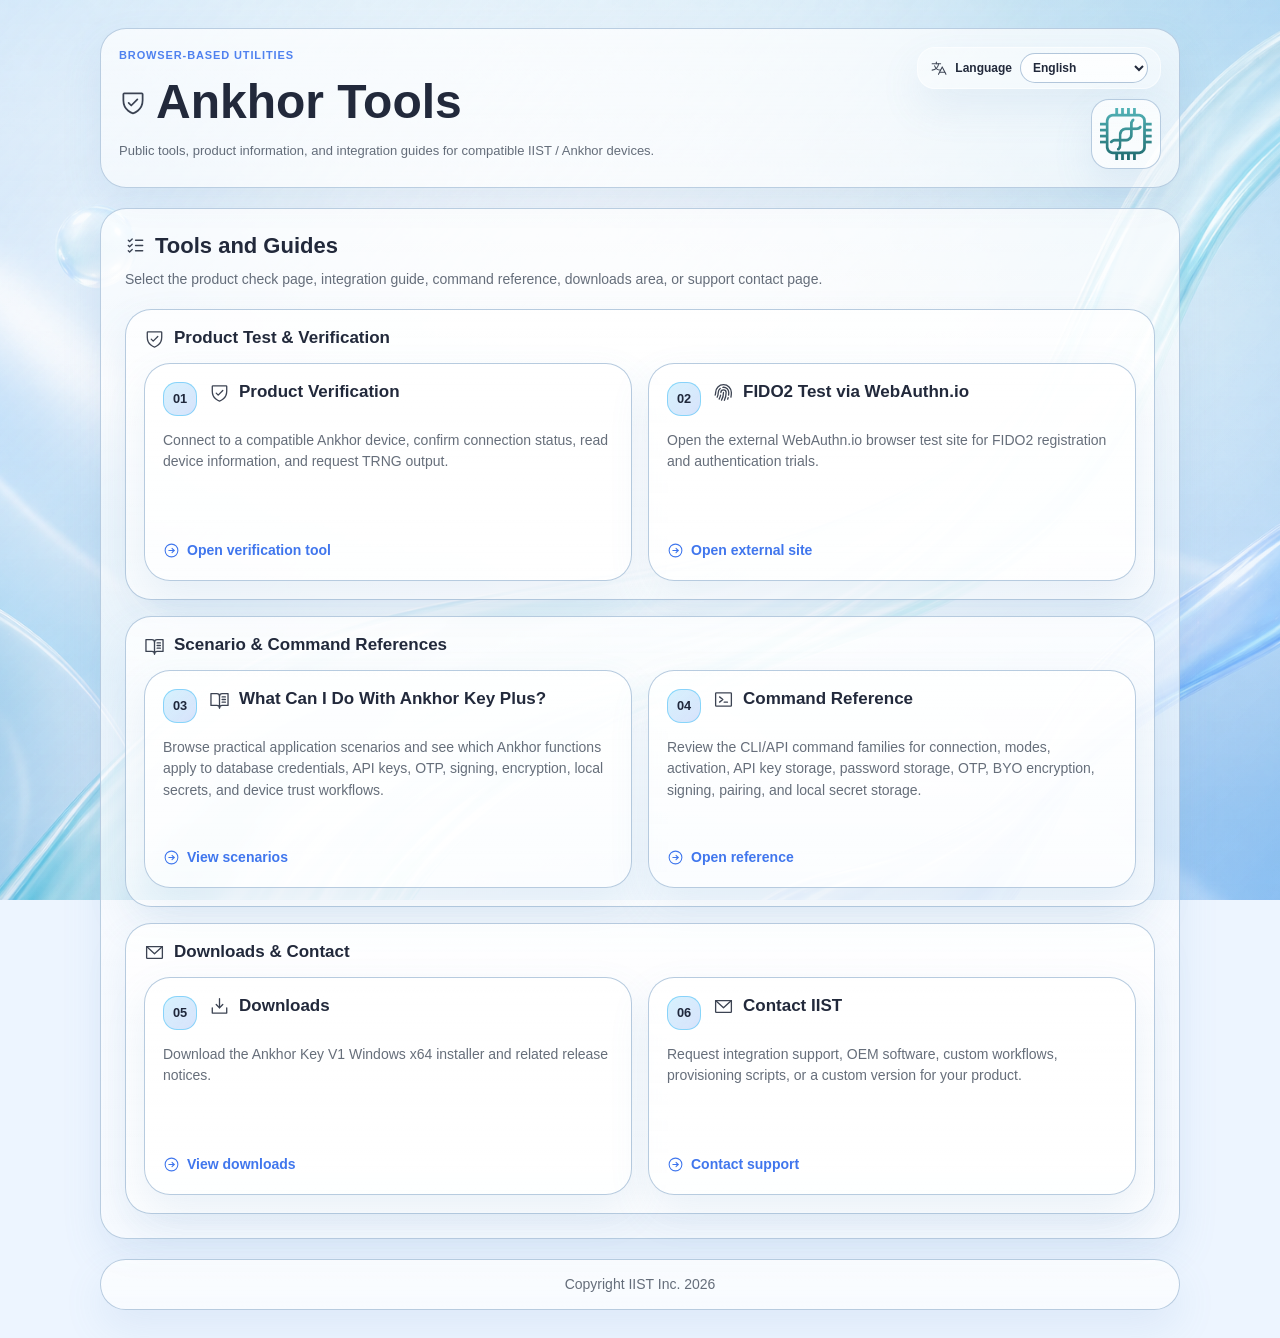
<file: index.html>
<!DOCTYPE html>
<html lang="en">
<head>
  <meta charset="UTF-8">
  <meta name="viewport" content="width=device-width, initial-scale=1.0">
  <title>Ankhor Tools</title>
  <meta
    name="description"
    content="Public tools, product information, and integration guides for compatible IIST / Ankhor devices."
  >
  <link rel="stylesheet" href="style.css">
</head>
<body>
  <div class="site-shell">
    <header class="site-header">
      <div class="brand-block">
        <p class="eyebrow">Browser-Based Utilities</p>
        <h1>Ankhor Tools</h1>
        <p class="subtitle">
          Public tools, product information, and integration guides for compatible IIST / Ankhor devices.
        </p>
      </div>
      <div class="site-logo">
        <img src="resources/logo.png" alt="Ankhor logo">
      </div>
    </header>

    <main>
      <section class="section">
        <div class="section-heading">
          <h2>Tools and Guides</h2>
          <p>Select the product check page, integration guide, command reference, downloads area, or support contact page.</p>
        </div>

        <div class="menu-group-list" aria-label="Ankhor Tools menu">
          <section class="menu-category" aria-labelledby="product-test-heading">
            <div class="menu-category-heading">
              <h3 id="product-test-heading">Product Test &amp; Verification</h3>
            </div>

            <div class="tool-grid menu-grid">
              <a class="tool-card menu-card is-active" href="product-verification/">
                <div class="tool-card-header">
                  <span class="menu-number">01</span>
                  <h4>Product Verification</h4>
                </div>
                <p>
                  Connect to a compatible Ankhor device, confirm connection status, read device information, and request TRNG output.
                </p>
                <span class="tool-link">Open verification tool</span>
              </a>

              <a
                class="tool-card menu-card is-active"
                href="https://webauthn.io/"
                target="_blank"
                rel="noopener noreferrer"
              >
                <div class="tool-card-header">
                  <span class="menu-number">02</span>
                  <h4>FIDO2 Test via WebAuthn.io</h4>
                </div>
                <p>
                  Open the external WebAuthn.io browser test site for FIDO2 registration and authentication trials.
                </p>
                <span class="tool-link">Open external site</span>
              </a>
            </div>
          </section>

          <section class="menu-category" aria-labelledby="scenario-reference-heading">
            <div class="menu-category-heading">
              <h3 id="scenario-reference-heading">Scenario &amp; Command References</h3>
            </div>

            <div class="tool-grid menu-grid">
              <a class="tool-card menu-card is-active" href="scenarios/">
                <div class="tool-card-header">
                  <span class="menu-number">03</span>
                  <h4>What Can I Do With Ankhor Key Plus?</h4>
                </div>
                <p>
                  Browse practical application scenarios and see which Ankhor functions apply to database credentials, API keys, OTP, signing, encryption, local secrets, and device trust workflows.
                </p>
                <span class="tool-link">View scenarios</span>
              </a>

              <a class="tool-card menu-card is-active" href="command-reference/">
                <div class="tool-card-header">
                  <span class="menu-number">04</span>
                  <h4>Command Reference</h4>
                </div>
                <p>
                  Review the CLI/API command families for connection, modes, activation, API key storage, password storage, OTP, BYO encryption, signing, pairing, and local secret storage.
                </p>
                <span class="tool-link">Open reference</span>
              </a>
            </div>
          </section>

          <section class="menu-category" aria-labelledby="downloads-contact-heading">
            <div class="menu-category-heading">
              <h3 id="downloads-contact-heading">Downloads &amp; Contact</h3>
            </div>

            <div class="tool-grid menu-grid">
              <a class="tool-card menu-card is-active" href="downloads/">
                <div class="tool-card-header">
                  <span class="menu-number">05</span>
                  <h4>Downloads</h4>
                </div>
                <p>
                  Download the Ankhor Key V1 Windows x64 installer and related release notices.
                </p>
                <span class="tool-link">View downloads</span>
              </a>

              <a class="tool-card menu-card is-active" href="contact/">
                <div class="tool-card-header">
                  <span class="menu-number">06</span>
                  <h4>Contact IIST</h4>
                </div>
                <p>
                  Request integration support, OEM software, custom workflows, provisioning scripts, or a custom version for your product.
                </p>
                <span class="tool-link">Contact support</span>
              </a>
            </div>
          </section>
        </div>
      </section>
    </main>

    <footer class="site-footer">
      <p>Copyright IIST Inc. 2026</p>
    </footer>
  </div>
  <script src="resources/i18n.js"></script>
</body>
</html>
</file>
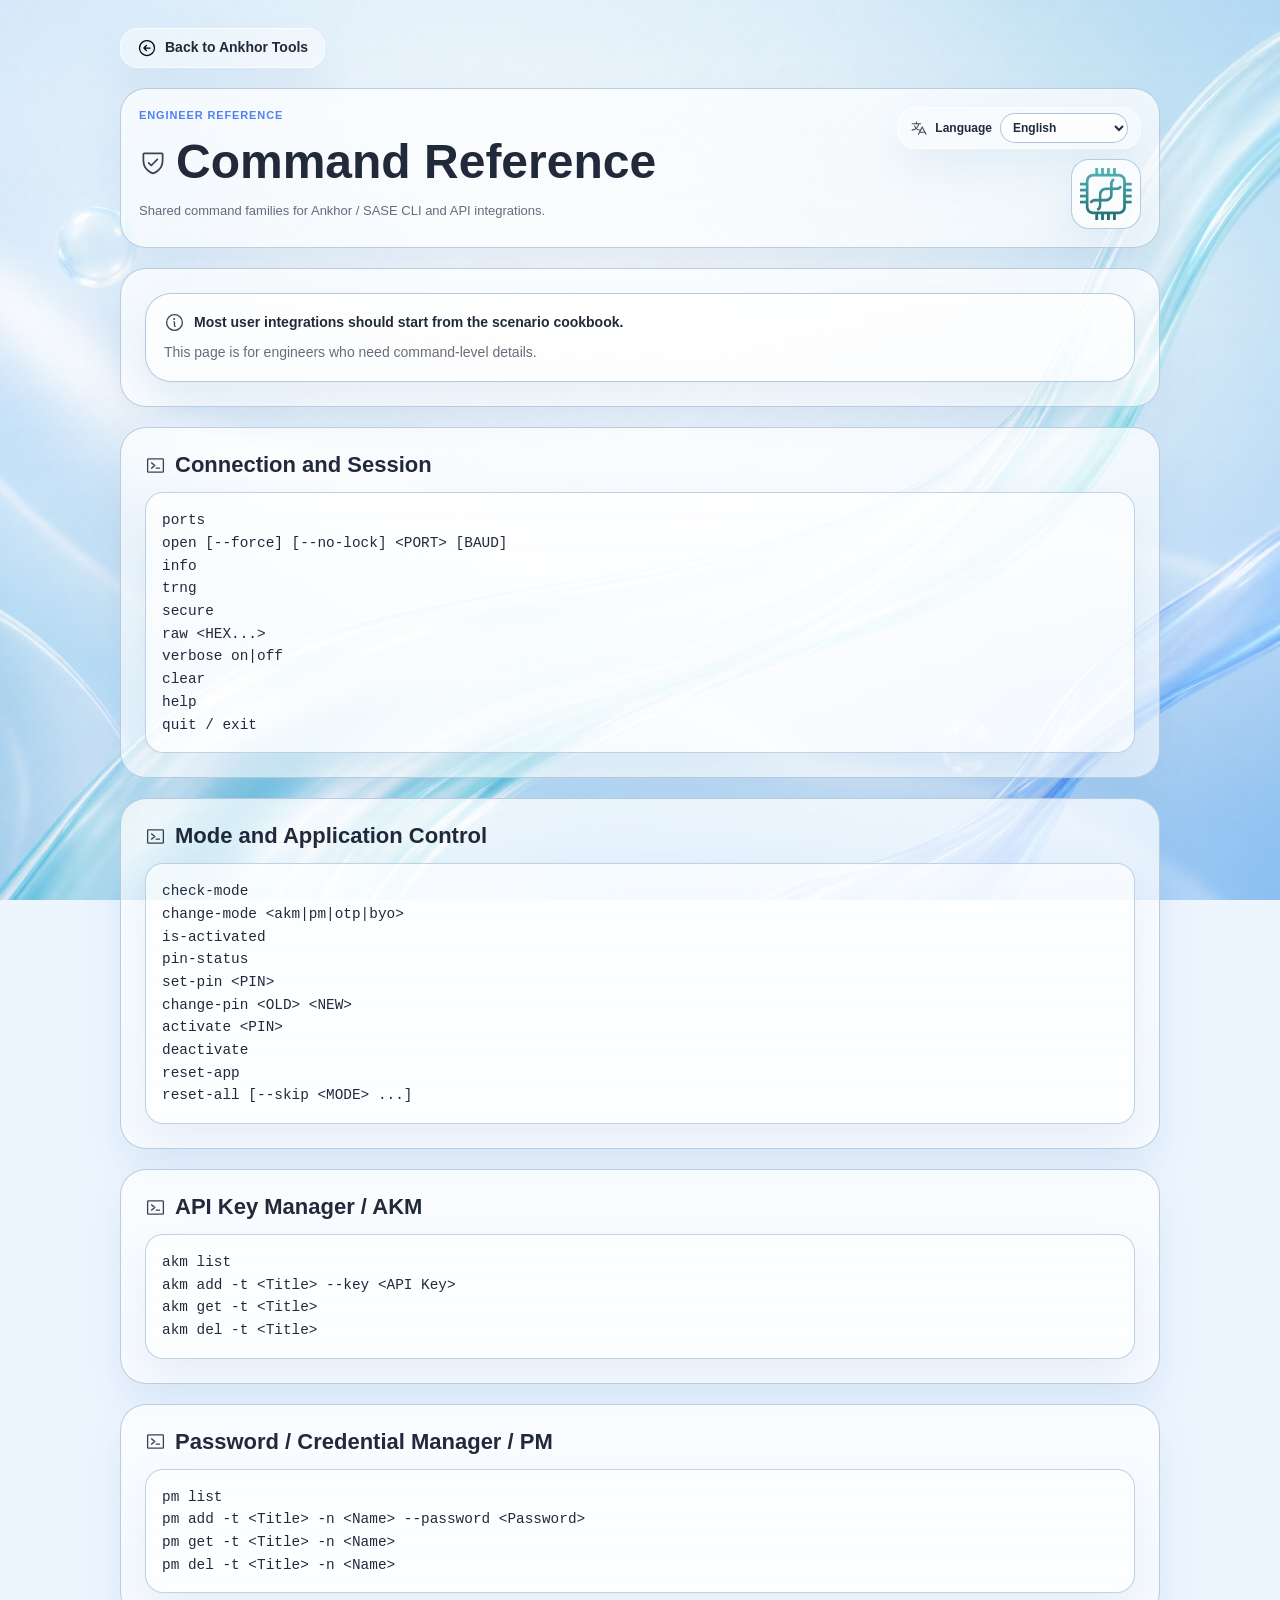
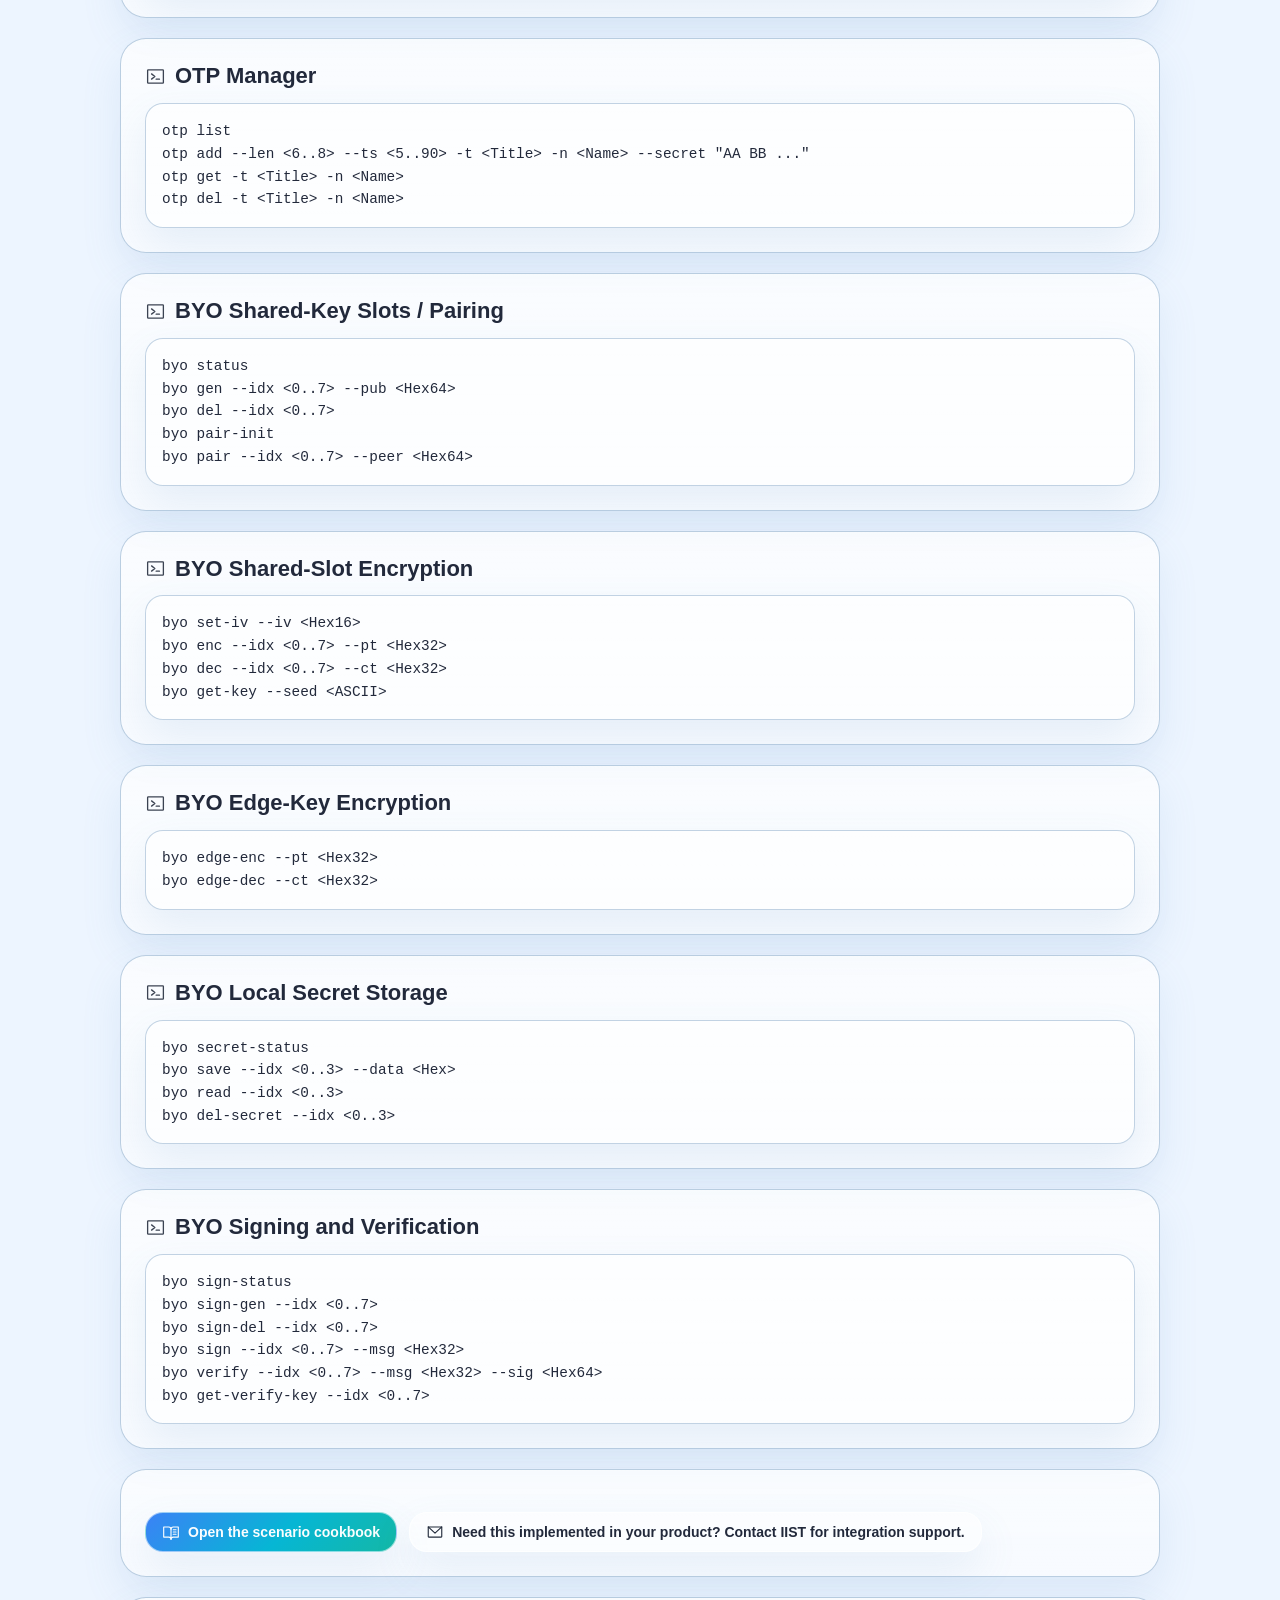
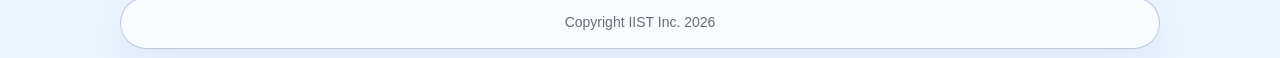
<file: command-reference/index.html>
<!DOCTYPE html>
<html lang="en">
<head>
  <meta charset="UTF-8">
  <meta name="viewport" content="width=device-width, initial-scale=1.0">
  <title>Command Reference | Ankhor Tools</title>
  <meta
    name="description"
    content="Shared command families for Ankhor / SASE CLI and API integrations."
  >
  <link rel="stylesheet" href="../style.css">
</head>
<body>
  <div class="site-shell tool-page">
    <a class="back-link" href="../">Back to Ankhor Tools</a>

    <header class="site-header">
      <div class="brand-block">
        <p class="eyebrow">Engineer Reference</p>
        <h1>Command Reference</h1>
        <p class="subtitle">Shared command families for Ankhor / SASE CLI and API integrations.</p>
      </div>
      <div class="site-logo">
        <img src="../resources/logo.png" alt="Ankhor logo">
      </div>
    </header>

    <main>
      <section class="section">
        <div class="callout">
          <strong>Most user integrations should start from the scenario cookbook.</strong>
          <p>This page is for engineers who need command-level details.</p>
        </div>
      </section>

      <section class="section command-section">
        <h2>Connection and Session</h2>
        <pre><code>ports
open [--force] [--no-lock] &lt;PORT&gt; [BAUD]
info
trng
secure
raw &lt;HEX...&gt;
verbose on|off
clear
help
quit / exit</code></pre>
      </section>

      <section class="section command-section">
        <h2>Mode and Application Control</h2>
        <pre><code>check-mode
change-mode &lt;akm|pm|otp|byo&gt;
is-activated
pin-status
set-pin &lt;PIN&gt;
change-pin &lt;OLD&gt; &lt;NEW&gt;
activate &lt;PIN&gt;
deactivate
reset-app
reset-all [--skip &lt;MODE&gt; ...]</code></pre>
      </section>

      <section class="section command-section">
        <h2>API Key Manager / AKM</h2>
        <pre><code>akm list
akm add -t &lt;Title&gt; --key &lt;API Key&gt;
akm get -t &lt;Title&gt;
akm del -t &lt;Title&gt;</code></pre>
      </section>

      <section class="section command-section">
        <h2>Password / Credential Manager / PM</h2>
        <pre><code>pm list
pm add -t &lt;Title&gt; -n &lt;Name&gt; --password &lt;Password&gt;
pm get -t &lt;Title&gt; -n &lt;Name&gt;
pm del -t &lt;Title&gt; -n &lt;Name&gt;</code></pre>
      </section>

      <section class="section command-section">
        <h2>OTP Manager</h2>
        <pre><code>otp list
otp add --len &lt;6..8&gt; --ts &lt;5..90&gt; -t &lt;Title&gt; -n &lt;Name&gt; --secret "AA BB ..."
otp get -t &lt;Title&gt; -n &lt;Name&gt;
otp del -t &lt;Title&gt; -n &lt;Name&gt;</code></pre>
      </section>

      <section class="section command-section">
        <h2>BYO Shared-Key Slots / Pairing</h2>
        <pre><code>byo status
byo gen --idx &lt;0..7&gt; --pub &lt;Hex64&gt;
byo del --idx &lt;0..7&gt;
byo pair-init
byo pair --idx &lt;0..7&gt; --peer &lt;Hex64&gt;</code></pre>
      </section>

      <section class="section command-section">
        <h2>BYO Shared-Slot Encryption</h2>
        <pre><code>byo set-iv --iv &lt;Hex16&gt;
byo enc --idx &lt;0..7&gt; --pt &lt;Hex32&gt;
byo dec --idx &lt;0..7&gt; --ct &lt;Hex32&gt;
byo get-key --seed &lt;ASCII&gt;</code></pre>
      </section>

      <section class="section command-section">
        <h2>BYO Edge-Key Encryption</h2>
        <pre><code>byo edge-enc --pt &lt;Hex32&gt;
byo edge-dec --ct &lt;Hex32&gt;</code></pre>
      </section>

      <section class="section command-section">
        <h2>BYO Local Secret Storage</h2>
        <pre><code>byo secret-status
byo save --idx &lt;0..3&gt; --data &lt;Hex&gt;
byo read --idx &lt;0..3&gt;
byo del-secret --idx &lt;0..3&gt;</code></pre>
      </section>

      <section class="section command-section">
        <h2>BYO Signing and Verification</h2>
        <pre><code>byo sign-status
byo sign-gen --idx &lt;0..7&gt;
byo sign-del --idx &lt;0..7&gt;
byo sign --idx &lt;0..7&gt; --msg &lt;Hex32&gt;
byo verify --idx &lt;0..7&gt; --msg &lt;Hex32&gt; --sig &lt;Hex64&gt;
byo get-verify-key --idx &lt;0..7&gt;</code></pre>
      </section>

      <section class="section">
        <p class="section-cta">
          <a class="button-link" href="../scenarios/">Open the scenario cookbook</a>
          <a class="button-link secondary" href="../contact/">Need this implemented in your product? Contact IIST for integration support.</a>
        </p>
      </section>
    </main>

    <footer class="site-footer">
      <p>Copyright IIST Inc. 2026</p>
    </footer>
  </div>
  <script src="../resources/i18n.js"></script>
</body>
</html>
</file>
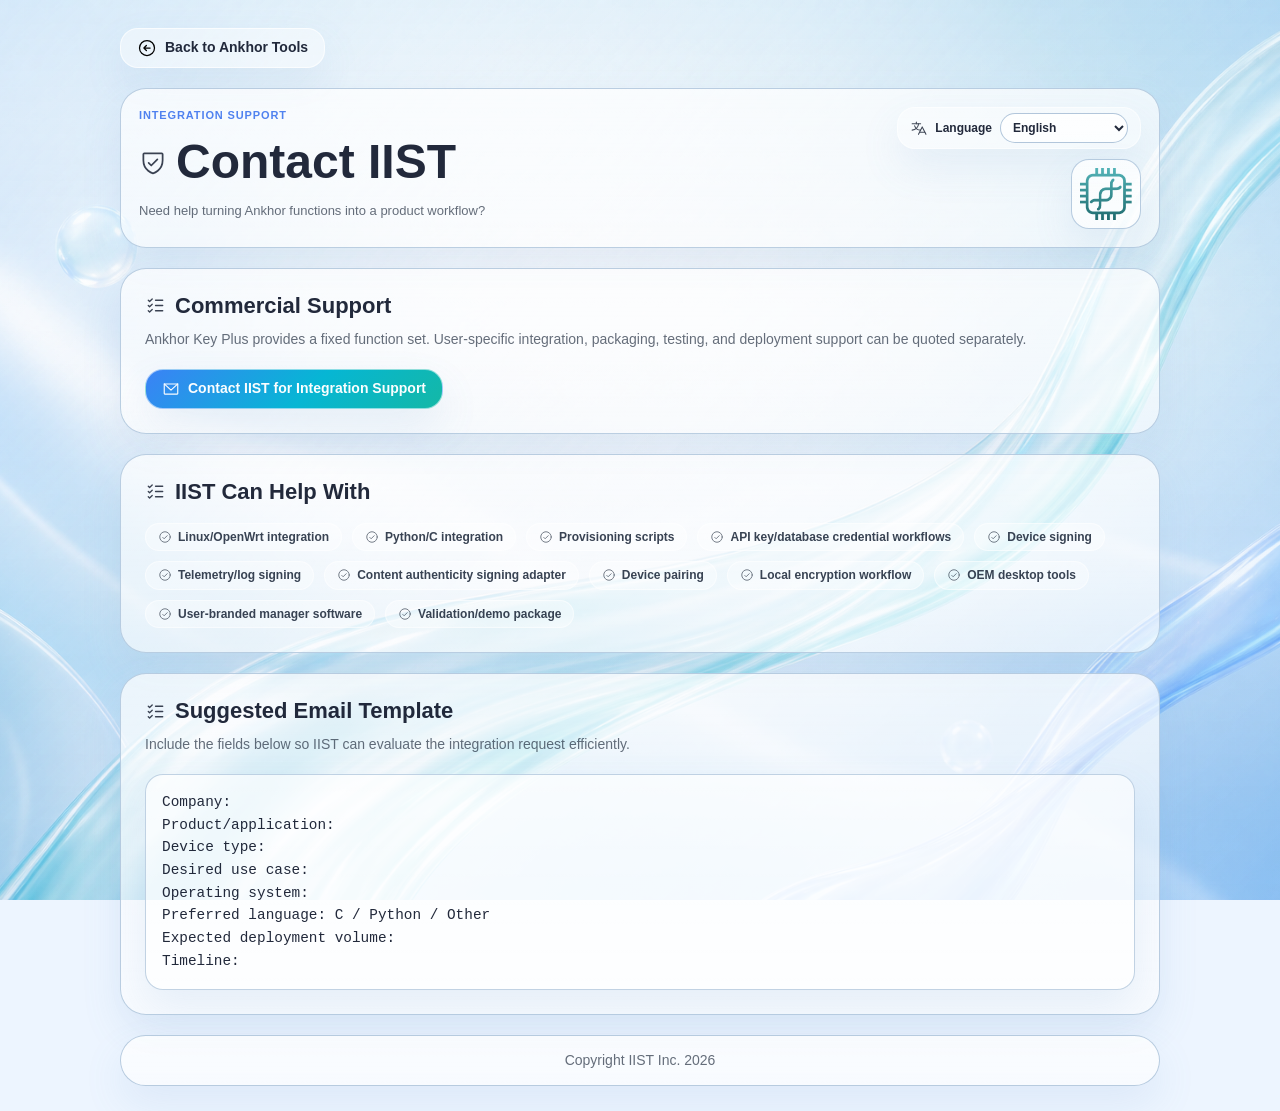
<file: contact/index.html>
<!DOCTYPE html>
<html lang="en">
<head>
  <meta charset="UTF-8">
  <meta name="viewport" content="width=device-width, initial-scale=1.0">
  <title>Contact IIST | Ankhor Tools</title>
  <meta
    name="description"
    content="Contact IIST for Ankhor integration support, custom packaging, and deployment help."
  >
  <link rel="stylesheet" href="../style.css">
</head>
<body>
  <div class="site-shell tool-page">
    <a class="back-link" href="../">Back to Ankhor Tools</a>

    <header class="site-header">
      <div class="brand-block">
        <p class="eyebrow">Integration Support</p>
        <h1>Contact IIST</h1>
        <p class="subtitle">Need help turning Ankhor functions into a product workflow?</p>
      </div>
      <div class="site-logo">
        <img src="../resources/logo.png" alt="Ankhor logo">
      </div>
    </header>

    <main>
      <section class="section">
        <div class="section-heading">
          <h2>Commercial Support</h2>
          <p>
            Ankhor Key Plus provides a fixed function set. User-specific integration, packaging, testing, and deployment support can be quoted separately.
          </p>
        </div>
        <p class="section-cta">
          <a class="button-link" href="mailto:service@iist.com.tw?subject=Ankhor%20Integration%20Request">Contact IIST for Integration Support</a>
        </p>
      </section>

      <section class="section">
        <div class="section-heading">
          <h2>IIST Can Help With</h2>
        </div>
        <div class="tag-list" aria-label="Integration support areas">
          <span class="tag">Linux/OpenWrt integration</span>
          <span class="tag">Python/C integration</span>
          <span class="tag">Provisioning scripts</span>
          <span class="tag">API key/database credential workflows</span>
          <span class="tag">Device signing</span>
          <span class="tag">Telemetry/log signing</span>
          <span class="tag">Content authenticity signing adapter</span>
          <span class="tag">Device pairing</span>
          <span class="tag">Local encryption workflow</span>
          <span class="tag">OEM desktop tools</span>
          <span class="tag">User-branded manager software</span>
          <span class="tag">Validation/demo package</span>
        </div>
      </section>

      <section class="section">
        <div class="section-heading">
          <h2>Suggested Email Template</h2>
          <p>Include the fields below so IIST can evaluate the integration request efficiently.</p>
        </div>
        <pre><code>Company:
Product/application:
Device type:
Desired use case:
Operating system:
Preferred language: C / Python / Other
Expected deployment volume:
Timeline:</code></pre>
      </section>
    </main>

    <footer class="site-footer">
      <p>Copyright IIST Inc. 2026</p>
    </footer>
  </div>
  <script src="../resources/i18n.js"></script>
</body>
</html>
</file>
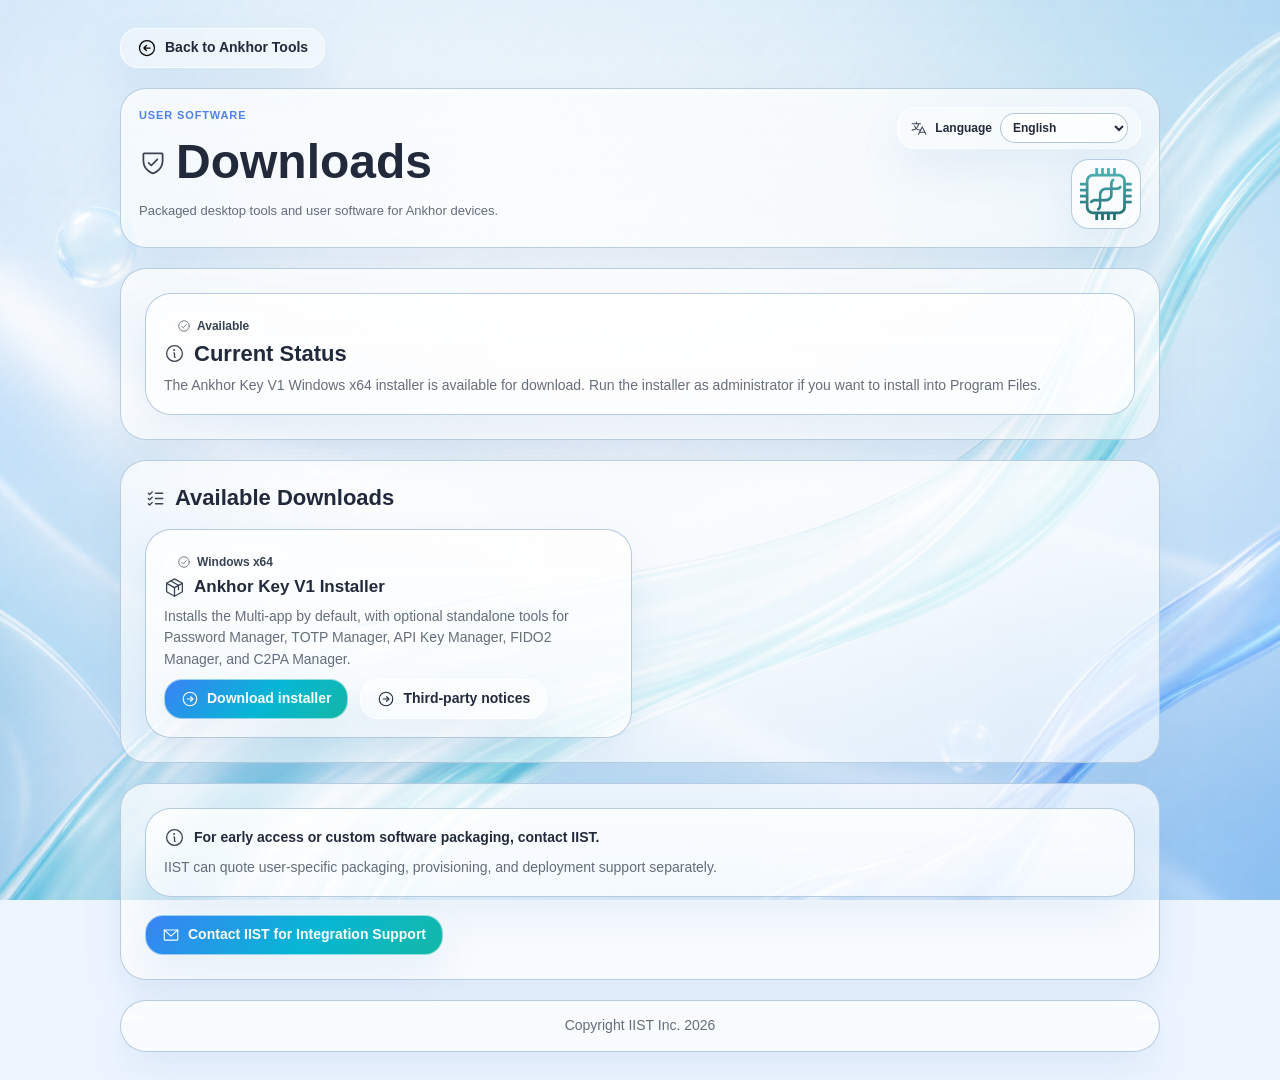
<file: downloads/index.html>
<!DOCTYPE html>
<html lang="en">
<head>
  <meta charset="UTF-8">
  <meta name="viewport" content="width=device-width, initial-scale=1.0">
  <title>Downloads | Ankhor Tools</title>
  <meta
    name="description"
    content="Packaged desktop tools and user software for Ankhor devices."
  >
  <link rel="stylesheet" href="../style.css">
</head>
<body>
  <div class="site-shell tool-page">
    <a class="back-link" href="../">Back to Ankhor Tools</a>

    <header class="site-header">
      <div class="brand-block">
        <p class="eyebrow">User Software</p>
        <h1>Downloads</h1>
        <p class="subtitle">Packaged desktop tools and user software for Ankhor devices.</p>
      </div>
      <div class="site-logo">
        <img src="../resources/logo.png" alt="Ankhor logo">
      </div>
    </header>

    <main>
      <section class="section">
        <div class="status-banner">
          <span class="tag">Available</span>
          <h2>Current Status</h2>
          <p>The Ankhor Key V1 Windows x64 installer is available for download. Run the installer as administrator if you want to install into Program Files.</p>
        </div>
      </section>

      <section class="section">
        <div class="section-heading">
          <h2>Available Downloads</h2>
        </div>
        <div class="mini-card-grid">
          <article class="mini-card">
            <span class="tag">Windows x64</span>
            <h3>Ankhor Key V1 Installer</h3>
            <p>Installs the Multi-app by default, with optional standalone tools for Password Manager, TOTP Manager, API Key Manager, FIDO2 Manager, and C2PA Manager.</p>
            <p class="section-cta">
              <a class="button-link" href="#" download>Download installer</a>
              <a class="button-link secondary" href="#">Third-party notices</a>
            </p>
          </article>
        </div>
      </section>

      <section class="section">
        <div class="callout">
          <strong>For early access or custom software packaging, contact IIST.</strong>
          <p>IIST can quote user-specific packaging, provisioning, and deployment support separately.</p>
        </div>
        <p class="section-cta">
          <a class="button-link" href="../contact/">Contact IIST for Integration Support</a>
        </p>
      </section>
    </main>

    <footer class="site-footer">
      <p>Copyright IIST Inc. 2026</p>
    </footer>
  </div>
  <script src="../resources/i18n.js"></script>
</body>
</html>
</file>
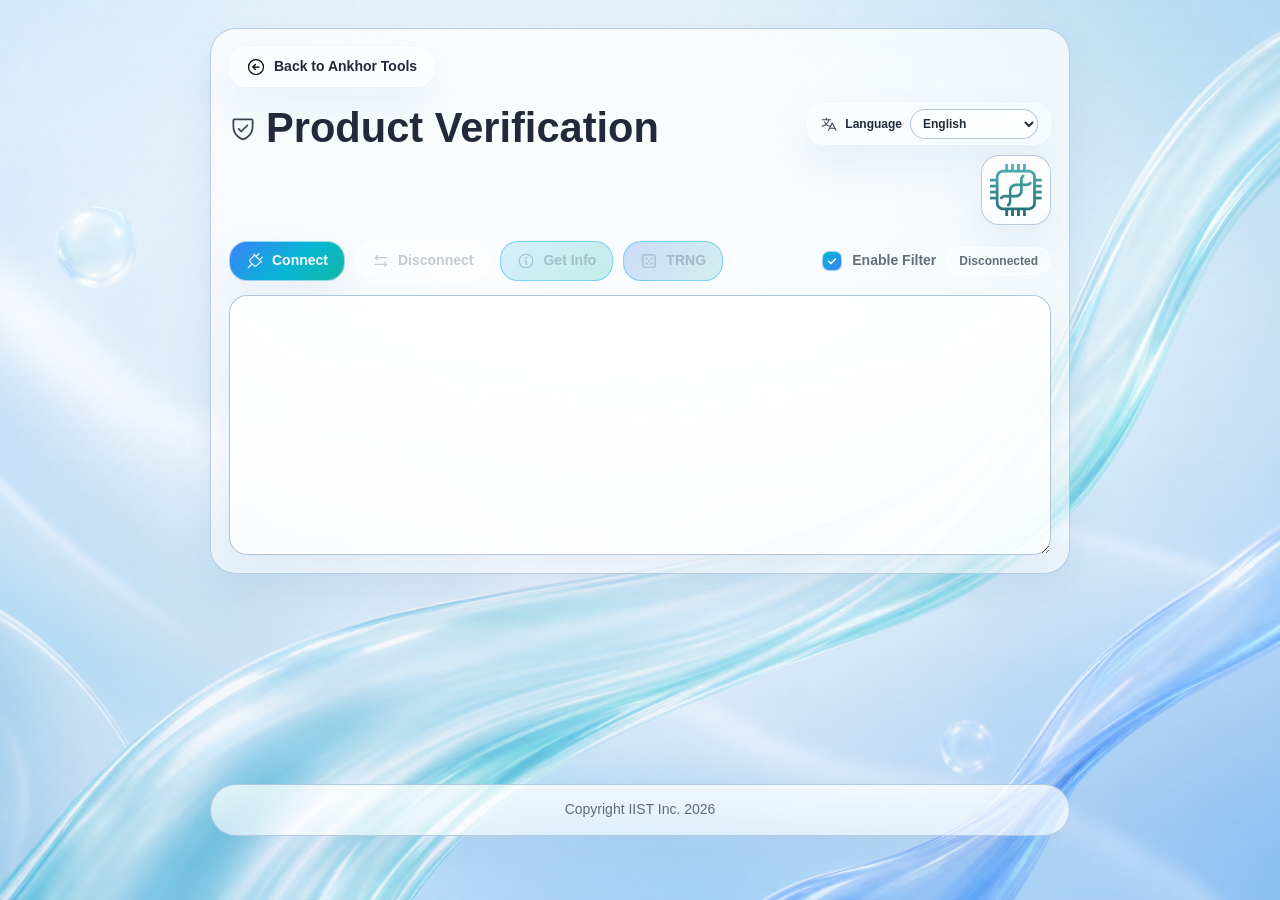
<file: product-verification/index.html>
<!DOCTYPE html>
<html lang="en">
<head>
  <meta charset="UTF-8">
  <meta name="viewport" content="width=device-width, initial-scale=1.0">
  <title>Product Verification | Ankhor Tools</title>
  <meta
    name="description"
    content="Minimal product verification tool for compatible Ankhor devices."
  >
  <link rel="stylesheet" href="./styles.css">
</head>
<body>
  <div class="tool-shell">
    <div class="container">
      <div class="page-nav">
        <a class="home-link" href="../"><img class="home-link-icon" src="../resources/arrow-circle-left.svg" alt=""><span>Back to Ankhor Tools</span></a>
      </div>
      <header class="top-bar">
        <div class="title-block">
          <h1>Product Verification</h1>
        </div>
        <div class="tool-logo">
          <img src="../resources/logo.png" alt="Ankhor logo">
        </div>
      </header>

      <section class="right-side right-side-single">
        <div class="terminal-controls">
          <div class="controls">
            <button id="connect-btn" type="button">Connect</button>
            <button id="disconnect-btn" type="button" disabled>Disconnect</button>
            <button id="info-btn" type="button" disabled>Get Info</button>
            <button id="trng-btn" type="button" disabled>TRNG</button>
          </div>
          <div class="controls-meta">
            <label class="filter-toggle" for="filter-checkbox">
              <input id="filter-checkbox" type="checkbox" checked>
              <span>Enable Filter</span>
            </label>
            <span id="status-pill" class="pill pill-off">Disconnected</span>
          </div>
        </div>

        <textarea id="output" class="output simple-output" readonly spellcheck="false"></textarea>
      </section>
    </div>

    <footer class="tool-footer">
      <p>Copyright IIST Inc. 2026</p>
    </footer>
  </div>

  <script src="../resources/i18n.js"></script>
  <script type="module" src="./app.js"></script>
</body>
</html>
</file>
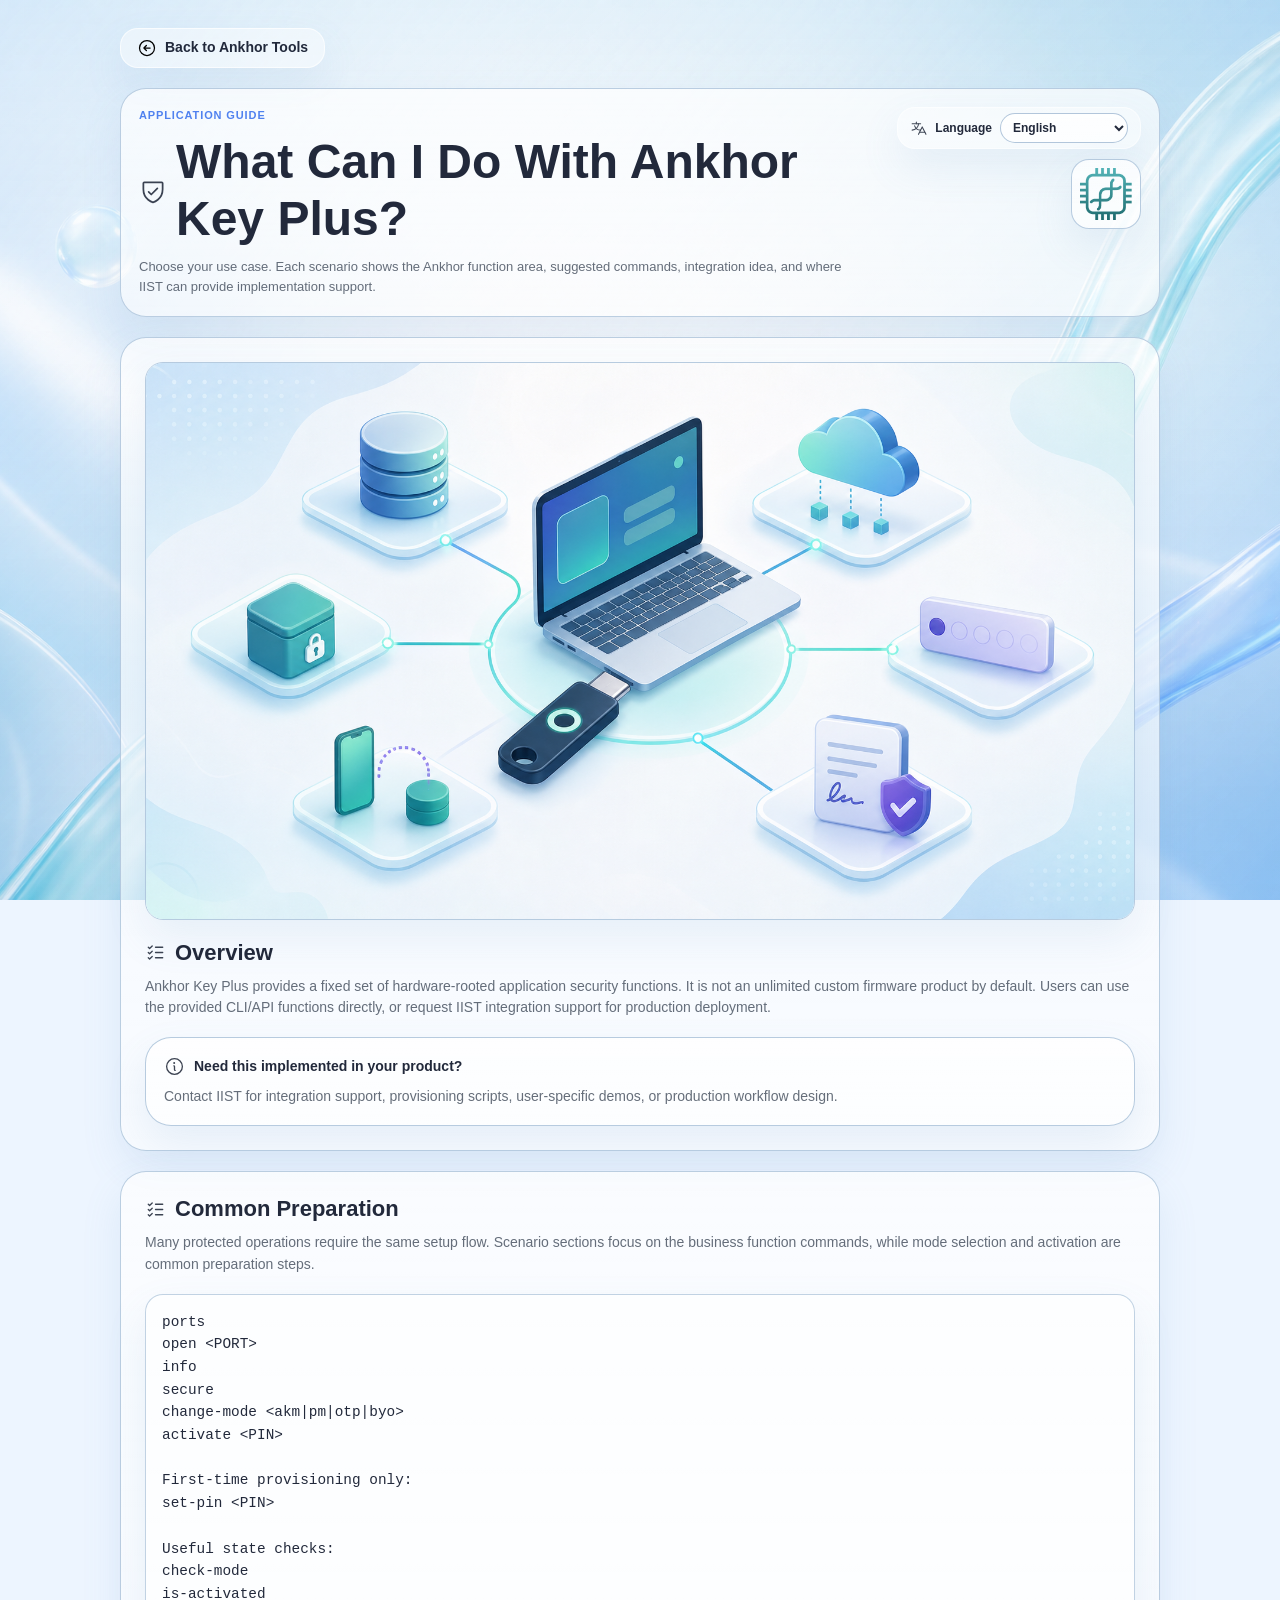
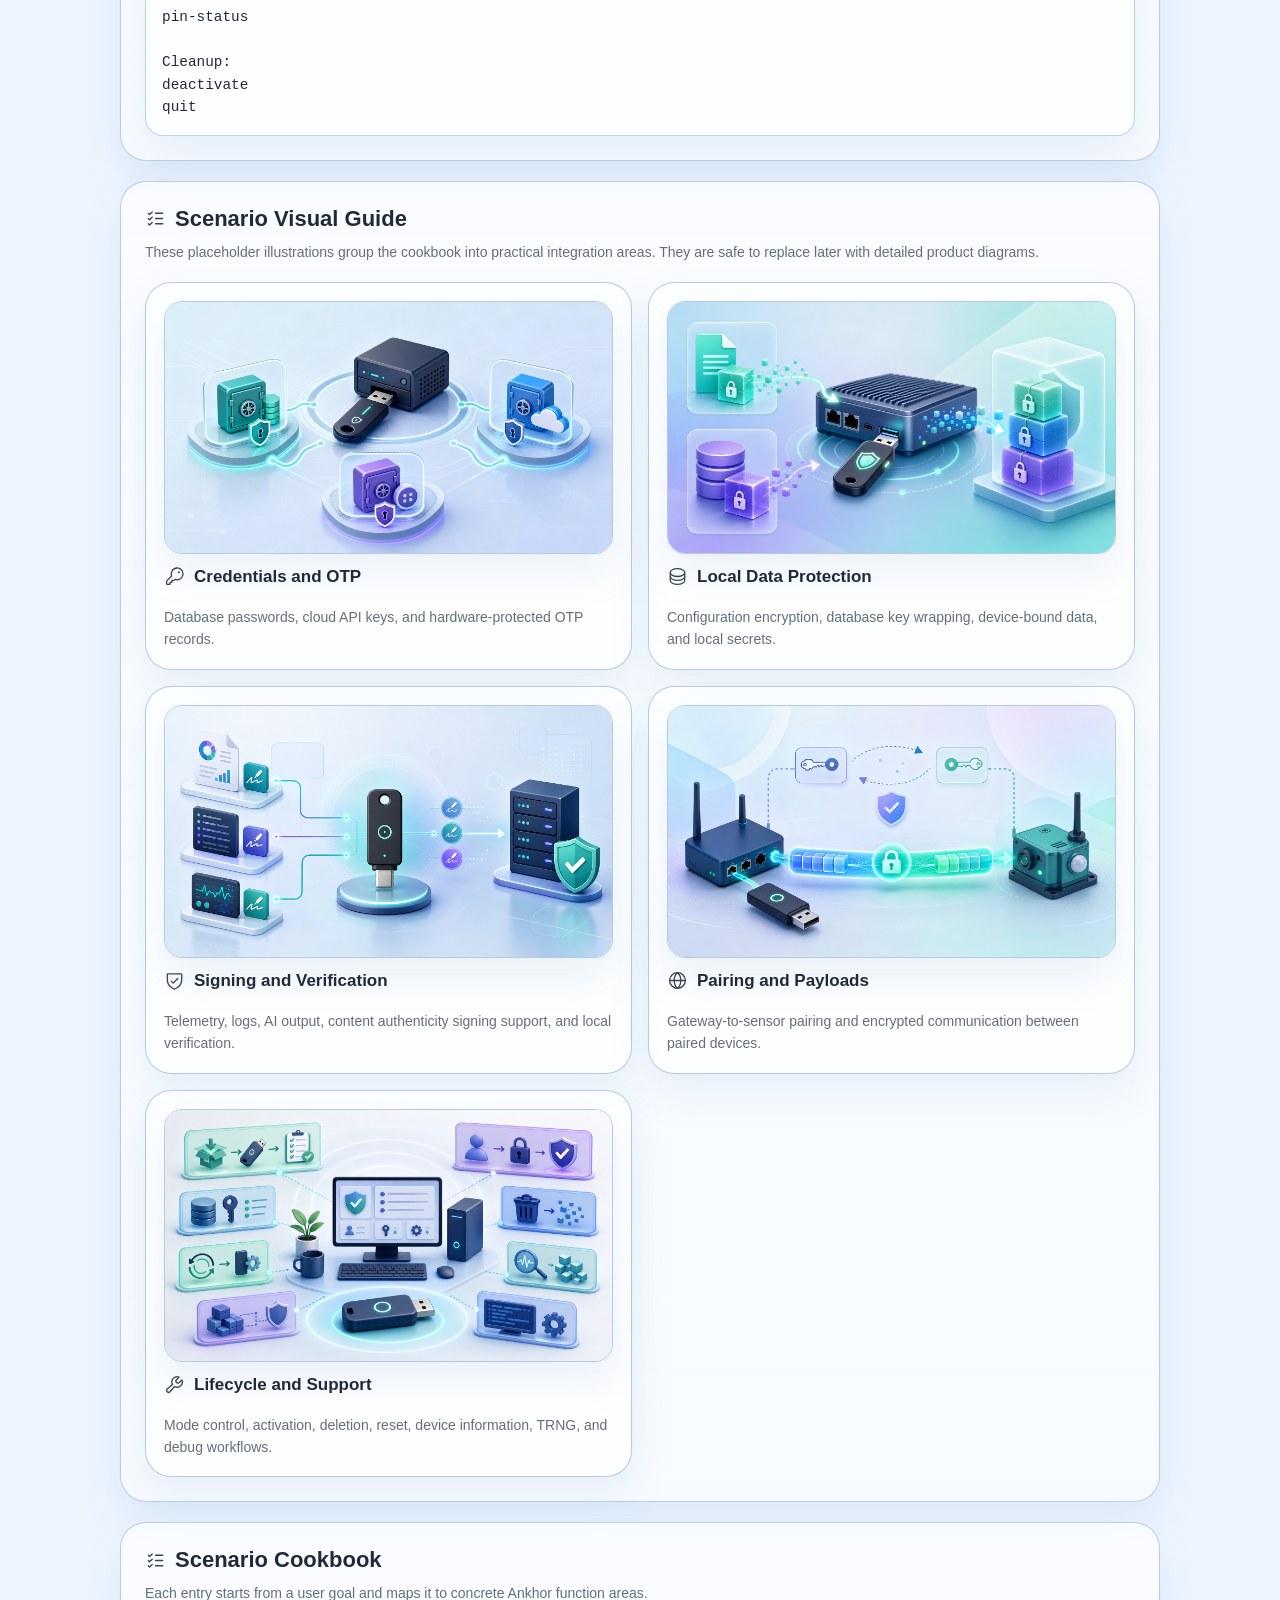
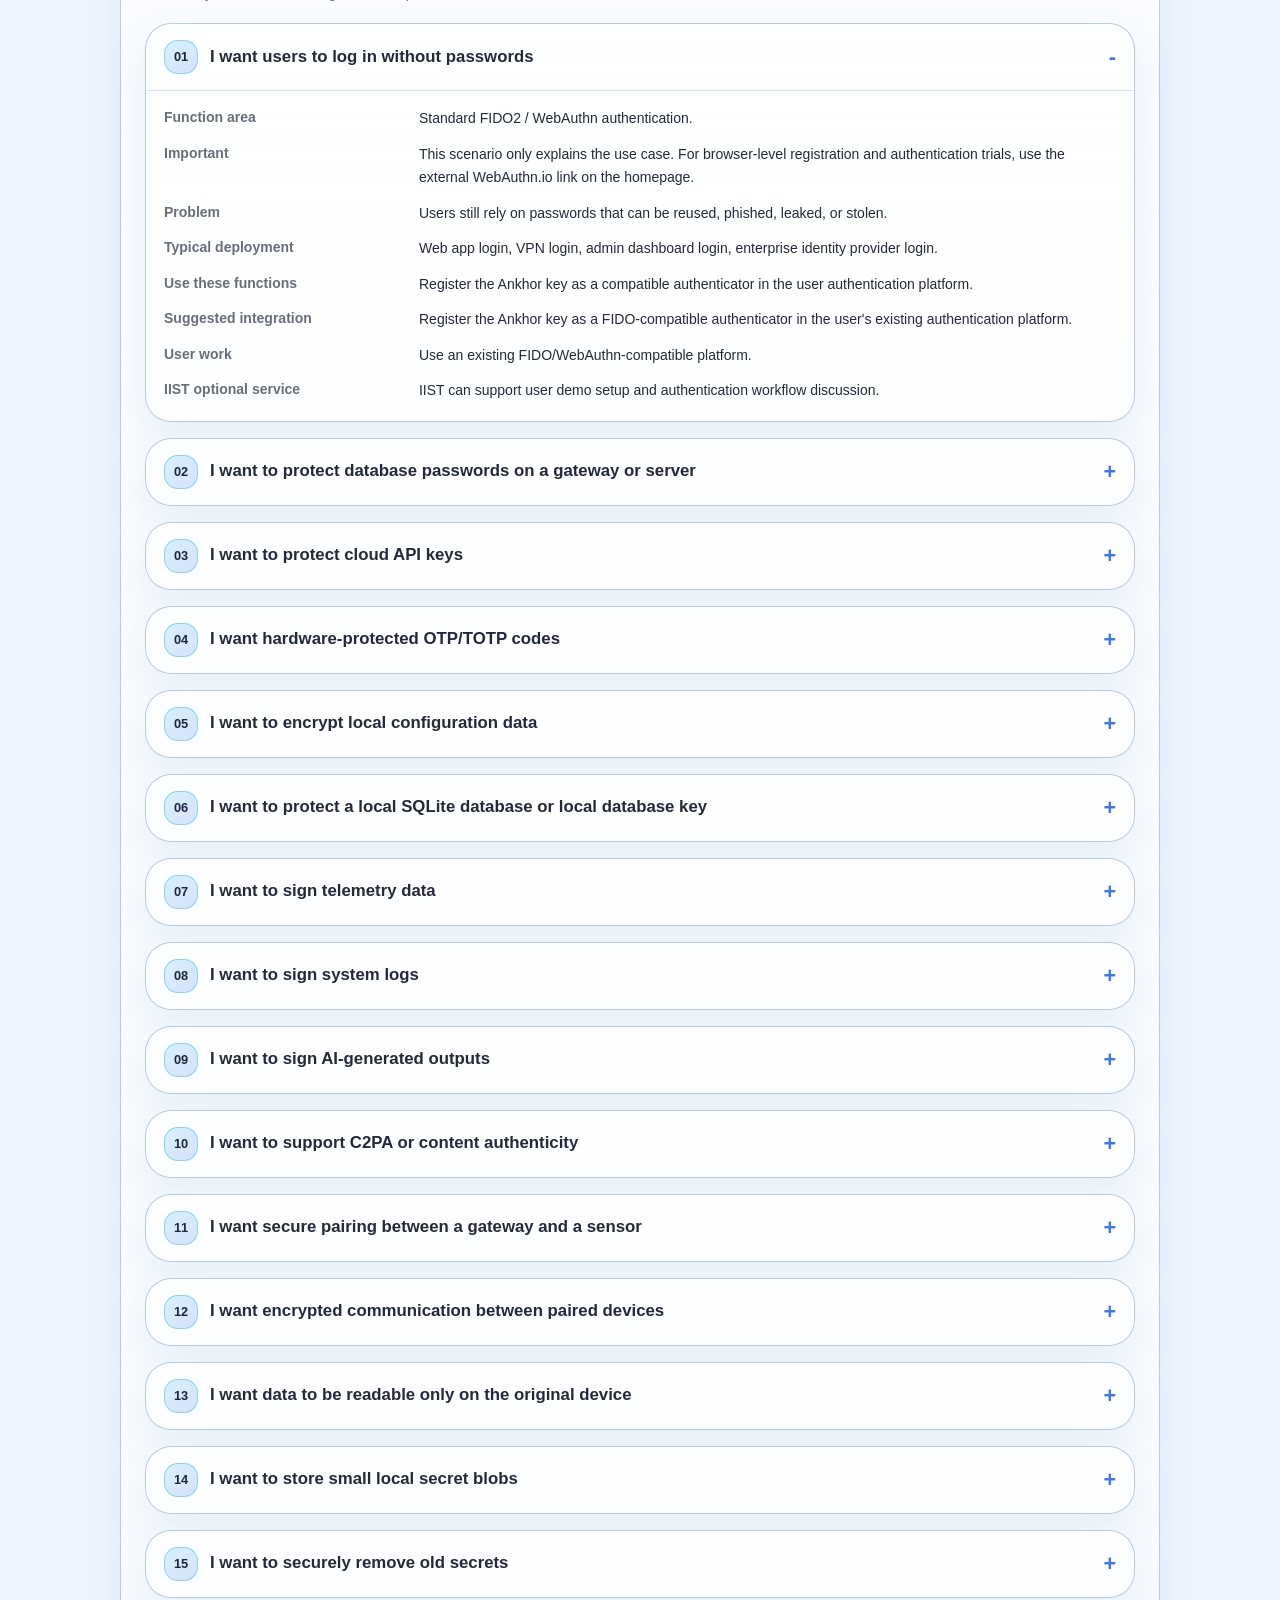
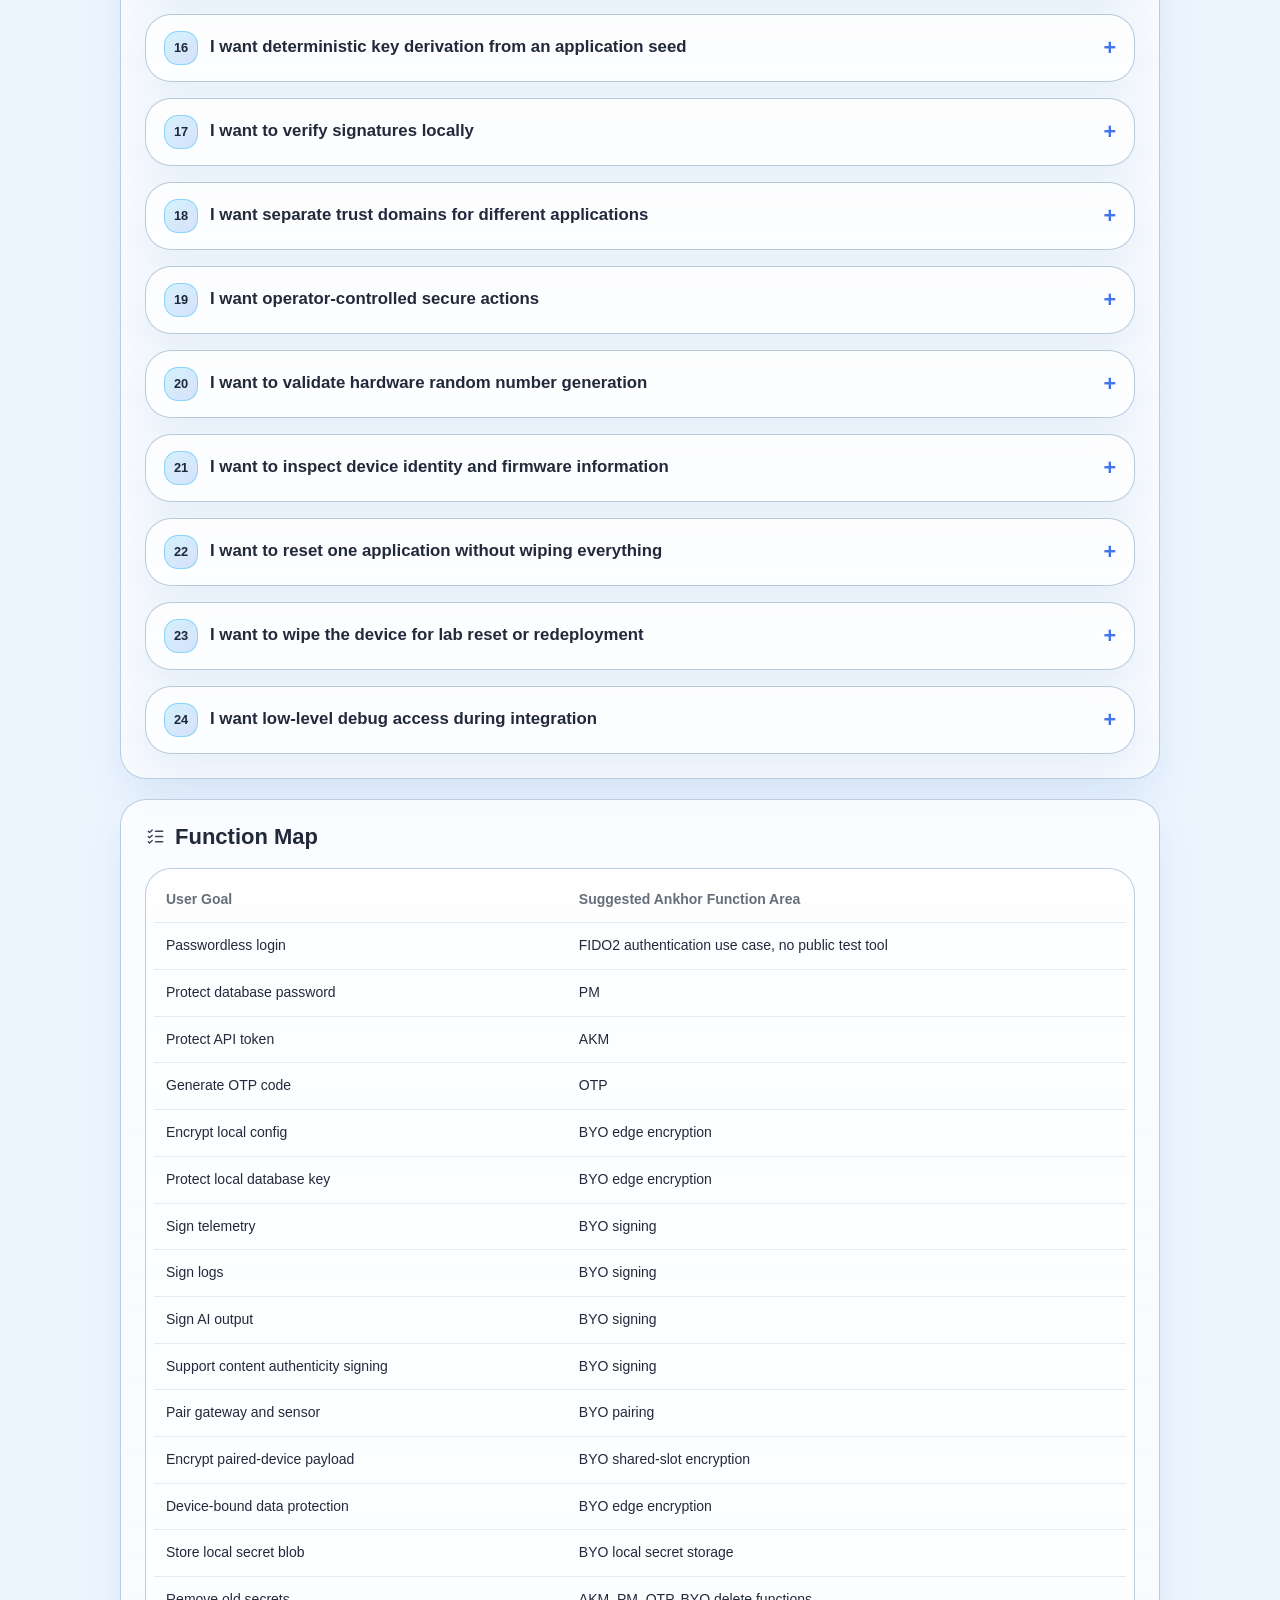
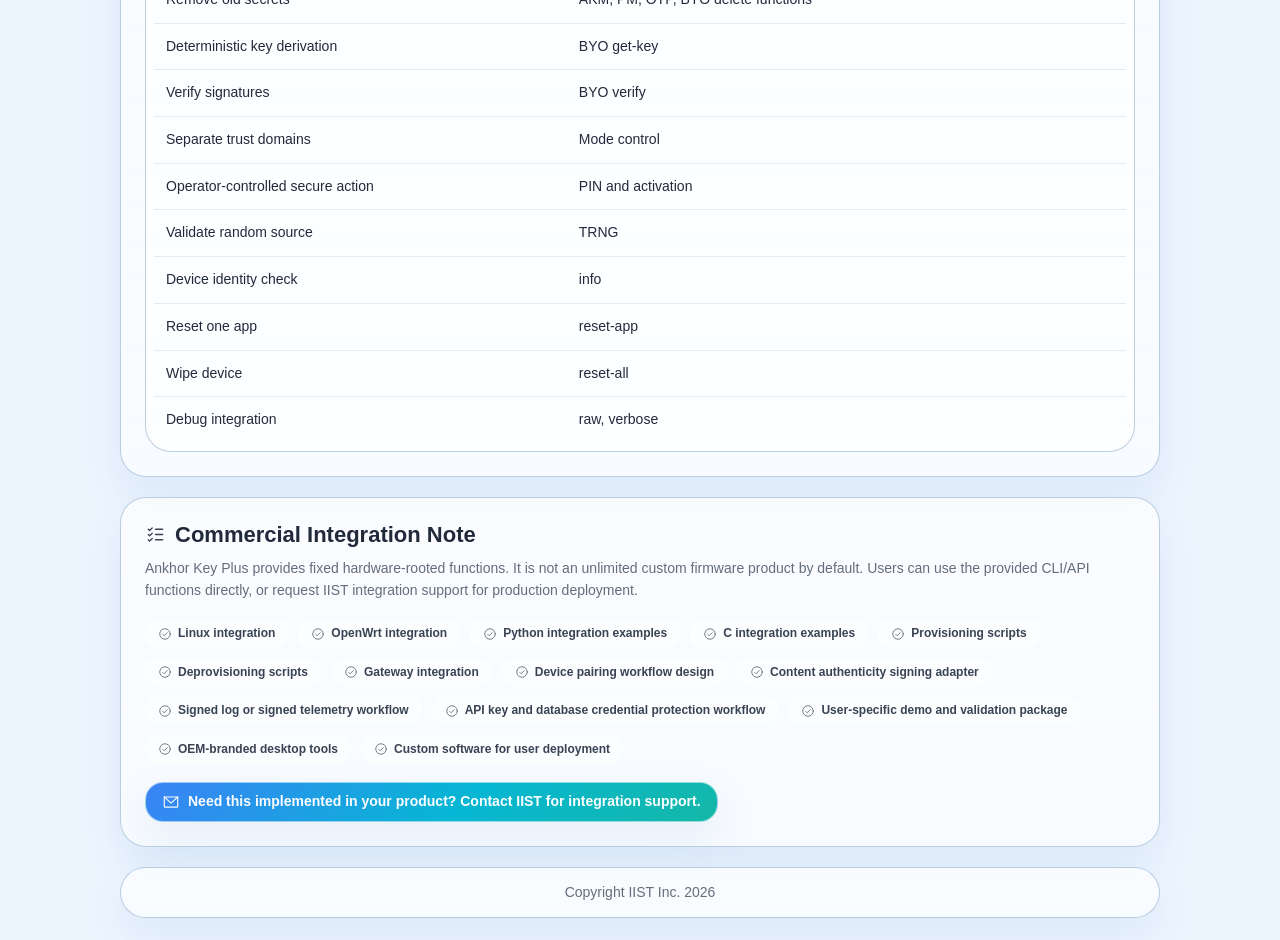
<file: scenarios/index.html>
<!DOCTYPE html>
<html lang="en">
<head>
  <meta charset="UTF-8">
  <meta name="viewport" content="width=device-width, initial-scale=1.0">
  <title>What Can I Do With Ankhor Key Plus? | Ankhor Tools</title>
  <meta
    name="description"
    content="Application scenarios for Ankhor Key Plus functions on compatible IIST / Ankhor devices."
  >
  <link rel="stylesheet" href="../style.css">
</head>
<body>
  <div class="site-shell tool-page">
    <a class="back-link" href="../">Back to Ankhor Tools</a>

    <header class="site-header">
      <div class="brand-block">
        <p class="eyebrow">Application Guide</p>
        <h1>What Can I Do With Ankhor Key Plus?</h1>
        <p class="subtitle">
          Choose your use case. Each scenario shows the Ankhor function area, suggested commands, integration idea, and where IIST can provide implementation support.
        </p>
      </div>
      <div class="site-logo">
        <img src="../resources/logo.png" alt="Ankhor logo">
      </div>
    </header>

    <main>
      <section class="section">
        <figure class="hero-visual">
          <img src="../resources/scenario-overview.png" alt="Overview illustration of Ankhor functions connected to application workflows">
        </figure>
        <div class="section-heading">
          <h2>Overview</h2>
          <p>
            Ankhor Key Plus provides a fixed set of hardware-rooted application security functions. It is not an unlimited custom firmware product by default. Users can use the provided CLI/API functions directly, or request IIST integration support for production deployment.
          </p>
        </div>
        <div class="callout">
          <strong>Need this implemented in your product?</strong>
          <p>Contact IIST for integration support, provisioning scripts, user-specific demos, or production workflow design.</p>
        </div>
      </section>

      <section class="section">
        <div class="section-heading">
          <h2>Common Preparation</h2>
          <p>
            Many protected operations require the same setup flow. Scenario sections focus on the business function commands, while mode selection and activation are common preparation steps.
          </p>
        </div>
        <pre><code>ports
open &lt;PORT&gt;
info
secure
change-mode &lt;akm|pm|otp|byo&gt;
activate &lt;PIN&gt;

First-time provisioning only:
set-pin &lt;PIN&gt;

Useful state checks:
check-mode
is-activated
pin-status

Cleanup:
deactivate
quit</code></pre>
      </section>

      <section class="section">
        <div class="section-heading">
          <h2>Scenario Visual Guide</h2>
          <p>These placeholder illustrations group the cookbook into practical integration areas. They are safe to replace later with detailed product diagrams.</p>
        </div>
        <div class="visual-grid">
          <article class="visual-card">
            <img src="../resources/scenario-credentials.png" alt="Credential storage workflow illustration">
            <h3>Credentials and OTP</h3>
            <p>Database passwords, cloud API keys, and hardware-protected OTP records.</p>
          </article>
          <article class="visual-card">
            <img src="../resources/scenario-data-protection.png" alt="Local data protection workflow illustration">
            <h3>Local Data Protection</h3>
            <p>Configuration encryption, database key wrapping, device-bound data, and local secrets.</p>
          </article>
          <article class="visual-card">
            <img src="../resources/scenario-signing.png" alt="Signing and verification workflow illustration">
            <h3>Signing and Verification</h3>
            <p>Telemetry, logs, AI output, content authenticity signing support, and local verification.</p>
          </article>
          <article class="visual-card">
            <img src="../resources/scenario-pairing.png" alt="Device pairing and encrypted communication workflow illustration">
            <h3>Pairing and Payloads</h3>
            <p>Gateway-to-sensor pairing and encrypted communication between paired devices.</p>
          </article>
          <article class="visual-card">
            <img src="../resources/scenario-lifecycle.png" alt="Provisioning and lifecycle support workflow illustration">
            <h3>Lifecycle and Support</h3>
            <p>Mode control, activation, deletion, reset, device information, TRNG, and debug workflows.</p>
          </article>
        </div>
      </section>

      <section class="section">
        <div class="section-heading">
          <h2>Scenario Cookbook</h2>
          <p>Each entry starts from a user goal and maps it to concrete Ankhor function areas.</p>
        </div>

        <div class="scenario-list">
          <details class="scenario-card" open>
            <summary>
              <span class="menu-number">01</span>
              <span>I want users to log in without passwords</span>
            </summary>
            <dl class="scenario-details">
              <dt>Function area</dt>
              <dd>Standard FIDO2 / WebAuthn authentication.</dd>
              <dt>Important</dt>
              <dd>This scenario only explains the use case. For browser-level registration and authentication trials, use the external WebAuthn.io link on the homepage.</dd>
              <dt>Problem</dt>
              <dd>Users still rely on passwords that can be reused, phished, leaked, or stolen.</dd>
              <dt>Typical deployment</dt>
              <dd>Web app login, VPN login, admin dashboard login, enterprise identity provider login.</dd>
              <dt>Use these functions</dt>
              <dd>Register the Ankhor key as a compatible authenticator in the user authentication platform.</dd>
              <dt>Suggested integration</dt>
              <dd>Register the Ankhor key as a FIDO-compatible authenticator in the user's existing authentication platform.</dd>
              <dt>User work</dt>
              <dd>Use an existing FIDO/WebAuthn-compatible platform.</dd>
              <dt>IIST optional service</dt>
              <dd>IIST can support user demo setup and authentication workflow discussion.</dd>
            </dl>
          </details>

          <details class="scenario-card">
            <summary>
              <span class="menu-number">02</span>
              <span>I want to protect database passwords on a gateway or server</span>
            </summary>
            <dl class="scenario-details">
              <dt>Function area</dt>
              <dd>PM Credential Storage.</dd>
              <dt>Problem</dt>
              <dd>Database passwords are often stored in config files, environment variables, startup scripts, or source code.</dd>
              <dt>Use these functions</dt>
              <dd><pre><code>pm add -t "database" -n "main-db" --password "&lt;DB_PASSWORD&gt;"
pm get -t "database" -n "main-db"
pm del -t "database" -n "main-db"</code></pre></dd>
              <dt>Suggested integration</dt>
              <dd>Application retrieves the database password from Ankhor during startup instead of reading plaintext config.</dd>
              <dt>User work</dt>
              <dd>Modify application startup or backend code to request the credential from Ankhor.</dd>
              <dt>IIST optional service</dt>
              <dd>Linux/OpenWrt startup script integration, Python/C examples, provisioning scripts.</dd>
            </dl>
          </details>

          <details class="scenario-card">
            <summary>
              <span class="menu-number">03</span>
              <span>I want to protect cloud API keys</span>
            </summary>
            <dl class="scenario-details">
              <dt>Function area</dt>
              <dd>AKM API Key Manager.</dd>
              <dt>Problem</dt>
              <dd>Cloud API keys are often hardcoded or stored in plaintext files.</dd>
              <dt>Typical deployment</dt>
              <dd>MQTT credentials, AI service keys, AWS/Azure/GCP tokens, partner service keys.</dd>
              <dt>Use these functions</dt>
              <dd><pre><code>akm add -t "cloud-api" --key "&lt;API_KEY&gt;"
akm get -t "cloud-api"
akm del -t "cloud-api"
akm list</code></pre></dd>
              <dt>Suggested integration</dt>
              <dd>Store the key once during provisioning. At runtime, retrieve only when the application needs it.</dd>
              <dt>User work</dt>
              <dd>Replace plaintext API key loading with Ankhor retrieval.</dd>
              <dt>IIST optional service</dt>
              <dd>API key provisioning tools and service wrappers.</dd>
            </dl>
          </details>

          <details class="scenario-card">
            <summary>
              <span class="menu-number">04</span>
              <span>I want hardware-protected OTP/TOTP codes</span>
            </summary>
            <dl class="scenario-details">
              <dt>Function area</dt>
              <dd>OTP Manager.</dd>
              <dt>Problem</dt>
              <dd>TOTP secrets should not be stored in normal software storage.</dd>
              <dt>Typical deployment</dt>
              <dd>VPN login, admin dashboard login, maintenance account MFA.</dd>
              <dt>Use these functions</dt>
              <dd><pre><code>otp add --len 6 --ts 30 -t "vpn" -n "admin" --secret "AA BB CC ..."
otp get -t "vpn" -n "admin"
otp del -t "vpn" -n "admin"
otp list</code></pre></dd>
              <dt>Suggested integration</dt>
              <dd>Store TOTP secret in Ankhor. Generate code from device when needed.</dd>
              <dt>User work</dt>
              <dd>Provision the OTP secret and define who can request generated codes.</dd>
              <dt>IIST optional service</dt>
              <dd>OTP enrollment scripts and operator instructions.</dd>
            </dl>
          </details>

          <details class="scenario-card">
            <summary>
              <span class="menu-number">05</span>
              <span>I want to encrypt local configuration data</span>
            </summary>
            <dl class="scenario-details">
              <dt>Function area</dt>
              <dd>BYO Edge-Key Encryption.</dd>
              <dt>Problem</dt>
              <dd>Local configuration may contain sensitive addresses, credentials, tokens, device IDs, or policy data.</dd>
              <dt>Use these functions</dt>
              <dd><pre><code>byo edge-enc --pt &lt;Hex32&gt;
byo edge-dec --ct &lt;Hex32&gt;</code></pre></dd>
              <dt>Suggested integration</dt>
              <dd>Application encrypts sensitive config blocks before storing them.</dd>
              <dt>User work</dt>
              <dd>Package sensitive values into 32-byte blocks or use an application-side wrapper.</dd>
              <dt>IIST optional service</dt>
              <dd>Config encryption wrapper or Linux/OpenWrt helper.</dd>
            </dl>
          </details>

          <details class="scenario-card">
            <summary>
              <span class="menu-number">06</span>
              <span>I want to protect a local SQLite database or local database key</span>
            </summary>
            <dl class="scenario-details">
              <dt>Function area</dt>
              <dd>BYO Edge-Key Encryption.</dd>
              <dt>Problem</dt>
              <dd>Edge devices often store local SQLite/cache databases that may be exposed if copied.</dd>
              <dt>Use these functions</dt>
              <dd><pre><code>byo edge-enc --pt &lt;Hex32&gt;
byo edge-dec --ct &lt;Hex32&gt;</code></pre></dd>
              <dt>Suggested integration</dt>
              <dd>Use Ankhor to protect/wrap the local database encryption key.</dd>
              <dt>User work</dt>
              <dd>Integrate Ankhor into database startup or unlock process.</dd>
              <dt>IIST optional service</dt>
              <dd>Database key wrapping examples.</dd>
            </dl>
          </details>

          <details class="scenario-card">
            <summary>
              <span class="menu-number">07</span>
              <span>I want to sign telemetry data</span>
            </summary>
            <dl class="scenario-details">
              <dt>Function area</dt>
              <dd>BYO Signing.</dd>
              <dt>Problem</dt>
              <dd>Telemetry can be forged or modified without device-side signatures.</dd>
              <dt>Use these functions</dt>
              <dd><pre><code>byo sign-gen --idx 0
byo sign --idx 0 --msg &lt;Hex32&gt;
byo get-verify-key --idx 0</code></pre></dd>
              <dt>Suggested integration</dt>
              <dd>Generate a signing key inside Ankhor, register public verification key with backend, hash telemetry in software, sign 32-byte hash, backend verifies.</dd>
              <dt>User work</dt>
              <dd>Add hashing and signature attachment to telemetry protocol.</dd>
              <dt>IIST optional service</dt>
              <dd>Signing flow examples and backend verification samples.</dd>
            </dl>
          </details>

          <details class="scenario-card">
            <summary>
              <span class="menu-number">08</span>
              <span>I want to sign system logs</span>
            </summary>
            <dl class="scenario-details">
              <dt>Function area</dt>
              <dd>BYO Signing.</dd>
              <dt>Problem</dt>
              <dd>Logs can be modified after collection.</dd>
              <dt>Use these functions</dt>
              <dd><pre><code>byo sign-gen --idx 0
byo sign --idx 0 --msg &lt;Hex32&gt;
byo get-verify-key --idx 0</code></pre></dd>
              <dt>Suggested integration</dt>
              <dd>Hash each log entry or log batch and sign the hash with Ankhor.</dd>
              <dt>User work</dt>
              <dd>Choose entry-level, file-level, or batch-level signing.</dd>
              <dt>IIST optional service</dt>
              <dd>Signed log format and verification scripts.</dd>
            </dl>
          </details>

          <details class="scenario-card">
            <summary>
              <span class="menu-number">09</span>
              <span>I want to sign AI-generated outputs</span>
            </summary>
            <dl class="scenario-details">
              <dt>Function area</dt>
              <dd>BYO Signing.</dd>
              <dt>Problem</dt>
              <dd>AI outputs may need proof of origin.</dd>
              <dt>Use these functions</dt>
              <dd><pre><code>byo sign --idx 0 --msg &lt;Hex32&gt;
byo get-verify-key --idx 0</code></pre></dd>
              <dt>Suggested integration</dt>
              <dd>Software generates AI output, hashes final content, Ankhor signs the 32-byte hash.</dd>
              <dt>User work</dt>
              <dd>Add hashing, signature storage, and verification metadata.</dd>
              <dt>IIST optional service</dt>
              <dd>Simple signed-output format.</dd>
            </dl>
          </details>

          <details class="scenario-card">
            <summary>
              <span class="menu-number">10</span>
              <span>I want to support C2PA or content authenticity</span>
            </summary>
            <dl class="scenario-details">
              <dt>Function area</dt>
              <dd>BYO Signing.</dd>
              <dt>Problem</dt>
              <dd>C2PA-like authenticity workflows need secure signing keys.</dd>
              <dt>Use these functions</dt>
              <dd><pre><code>byo sign-gen --idx 0
byo sign --idx 0 --msg &lt;Hex32&gt;
byo get-verify-key --idx 0</code></pre></dd>
              <dt>Suggested integration</dt>
              <dd>Software handles manifest/claim/hash/packaging. Ankhor protects private signing key and signs the 32-byte hash.</dd>
              <dt>User work</dt>
              <dd>Connect the C2PA or content authenticity signing step to Ankhor signing.</dd>
              <dt>IIST optional service</dt>
              <dd>Signing adapter, demo flow, integration support.</dd>
              <dt>Important</dt>
              <dd>Use "C2PA-like" or "content authenticity signing support" where appropriate.</dd>
            </dl>
          </details>

          <details class="scenario-card">
            <summary>
              <span class="menu-number">11</span>
              <span>I want secure pairing between a gateway and a sensor</span>
            </summary>
            <dl class="scenario-details">
              <dt>Function area</dt>
              <dd>BYO Pairing.</dd>
              <dt>Problem</dt>
              <dd>Gateway and sensor need trust establishment without plaintext shared secrets.</dd>
              <dt>Use these functions</dt>
              <dd><pre><code>byo pair-init
byo pair --idx 0 --peer &lt;Hex64&gt;
byo status</code></pre></dd>
              <dt>Suggested integration</dt>
              <dd>Use pair-init to exchange public key, then pair with peer public key into a shared slot.</dd>
              <dt>User work</dt>
              <dd>Define exchange method: QR code, local network, USB, NFC, or provisioning server.</dd>
              <dt>IIST optional service</dt>
              <dd>Pairing workflow design and reference scripts.</dd>
            </dl>
          </details>

          <details class="scenario-card">
            <summary>
              <span class="menu-number">12</span>
              <span>I want encrypted communication between paired devices</span>
            </summary>
            <dl class="scenario-details">
              <dt>Function area</dt>
              <dd>BYO Shared-Slot Encryption.</dd>
              <dt>Problem</dt>
              <dd>Two paired devices need to encrypt sensitive payloads without exposing shared keys.</dd>
              <dt>Use these functions</dt>
              <dd><pre><code>byo set-iv --iv &lt;Hex16&gt;
byo enc --idx 0 --pt &lt;Hex32&gt;
byo dec --idx 0 --ct &lt;Hex32&gt;</code></pre></dd>
              <dt>Suggested integration</dt>
              <dd>After pairing, use shared-key slot to encrypt/decrypt 32-byte payload blocks.</dd>
              <dt>User work</dt>
              <dd>Define message format, IV handling, and payload packaging.</dd>
              <dt>IIST optional service</dt>
              <dd>Protocol wrapper examples.</dd>
            </dl>
          </details>

          <details class="scenario-card">
            <summary>
              <span class="menu-number">13</span>
              <span>I want data to be readable only on the original device</span>
            </summary>
            <dl class="scenario-details">
              <dt>Function area</dt>
              <dd>BYO Device-Bound Edge Encryption.</dd>
              <dt>Problem</dt>
              <dd>Some data should not decrypt if copied to another device.</dd>
              <dt>Use these functions</dt>
              <dd><pre><code>byo edge-enc --pt &lt;Hex32&gt;
byo edge-dec --ct &lt;Hex32&gt;</code></pre></dd>
              <dt>Suggested integration</dt>
              <dd>Use edge-key encryption for device-bound data.</dd>
              <dt>User work</dt>
              <dd>Define which data should be device-bound and how it is packaged.</dd>
              <dt>IIST optional service</dt>
              <dd>Device-bound data protection examples.</dd>
            </dl>
          </details>

          <details class="scenario-card">
            <summary>
              <span class="menu-number">14</span>
              <span>I want to store small local secret blobs</span>
            </summary>
            <dl class="scenario-details">
              <dt>Function area</dt>
              <dd>BYO Local Secret Storage.</dd>
              <dt>Problem</dt>
              <dd>Applications may need small secret slots for recovery keys, provisioning data, or internal secrets.</dd>
              <dt>Use these functions</dt>
              <dd><pre><code>byo secret-status
byo save --idx 0 --data &lt;Hex&gt;
byo read --idx 0
byo del-secret --idx 0</code></pre></dd>
              <dt>Suggested integration</dt>
              <dd>Store small secret blobs in BYO local secret slots.</dd>
              <dt>User work</dt>
              <dd>Define slot policy and access control.</dd>
              <dt>IIST optional service</dt>
              <dd>Provisioning and recovery workflows.</dd>
            </dl>
          </details>

          <details class="scenario-card">
            <summary>
              <span class="menu-number">15</span>
              <span>I want to securely remove old secrets</span>
            </summary>
            <dl class="scenario-details">
              <dt>Function area</dt>
              <dd>Lifecycle / Delete Functions.</dd>
              <dt>Problem</dt>
              <dd>Old API keys, passwords, OTP records, pairing slots, signing keys, and local secrets must be removed when no longer valid.</dd>
              <dt>Use these functions</dt>
              <dd><pre><code>akm del -t "&lt;TITLE&gt;"
pm del -t "&lt;TITLE&gt;" -n "&lt;NAME&gt;"
otp del -t "&lt;TITLE&gt;" -n "&lt;NAME&gt;"
byo del --idx &lt;0..7&gt;
byo del-secret --idx &lt;0..3&gt;
byo sign-del --idx &lt;0..7&gt;</code></pre></dd>
              <dt>Suggested integration</dt>
              <dd>Create lifecycle scripts for delete/reprovision flows.</dd>
              <dt>User work</dt>
              <dd>Define deletion and recovery policy.</dd>
              <dt>IIST optional service</dt>
              <dd>Provisioning and deprovisioning scripts.</dd>
            </dl>
          </details>

          <details class="scenario-card">
            <summary>
              <span class="menu-number">16</span>
              <span>I want deterministic key derivation from an application seed</span>
            </summary>
            <dl class="scenario-details">
              <dt>Function area</dt>
              <dd>BYO Deterministic Derivation.</dd>
              <dt>Problem</dt>
              <dd>Some applications need repeatable key material from a known seed.</dd>
              <dt>Use these functions</dt>
              <dd><pre><code>byo get-key --seed &lt;ASCII&gt;</code></pre></dd>
              <dt>Suggested integration</dt>
              <dd>Host provides seed string, Ankhor derives deterministic key material.</dd>
              <dt>User work</dt>
              <dd>Define seed format and security policy.</dd>
              <dt>IIST optional service</dt>
              <dd>Safe derivation usage design.</dd>
            </dl>
          </details>

          <details class="scenario-card">
            <summary>
              <span class="menu-number">17</span>
              <span>I want to verify signatures locally</span>
            </summary>
            <dl class="scenario-details">
              <dt>Function area</dt>
              <dd>BYO Verify.</dd>
              <dt>Problem</dt>
              <dd>Device/application may need to verify that a message was signed by expected key.</dd>
              <dt>Use these functions</dt>
              <dd><pre><code>byo verify --idx 0 --msg &lt;Hex32&gt; --sig &lt;Hex64&gt;</code></pre></dd>
              <dt>Suggested integration</dt>
              <dd>Use Ankhor verification where local validation is needed.</dd>
              <dt>User work</dt>
              <dd>Define signature format and hashing flow.</dd>
              <dt>IIST optional service</dt>
              <dd>Signed message examples and test tools.</dd>
            </dl>
          </details>

          <details class="scenario-card">
            <summary>
              <span class="menu-number">18</span>
              <span>I want separate trust domains for different applications</span>
            </summary>
            <dl class="scenario-details">
              <dt>Function area</dt>
              <dd>Mode Control.</dd>
              <dt>Problem</dt>
              <dd>Different applications should not share the same secret space or unlock state.</dd>
              <dt>Use these functions</dt>
              <dd><pre><code>change-mode akm
change-mode pm
change-mode otp
change-mode byo
pin-status
is-activated
activate &lt;PIN&gt;
deactivate</code></pre></dd>
              <dt>Suggested integration</dt>
              <dd>Use AKM, PM, OTP, and BYO as separate application domains.</dd>
              <dt>User work</dt>
              <dd>Decide which app uses which mode.</dd>
              <dt>IIST optional service</dt>
              <dd>Mode usage policy for OEM deployments.</dd>
            </dl>
          </details>

          <details class="scenario-card">
            <summary>
              <span class="menu-number">19</span>
              <span>I want operator-controlled secure actions</span>
            </summary>
            <dl class="scenario-details">
              <dt>Function area</dt>
              <dd>PIN / Activation.</dd>
              <dt>Problem</dt>
              <dd>Protected operations should only happen after explicit operator activation.</dd>
              <dt>Use these functions</dt>
              <dd><pre><code>pin-status
activate &lt;PIN&gt;
deactivate</code></pre></dd>
              <dt>Suggested integration</dt>
              <dd>Require activation before sensitive actions and deactivate after completion.</dd>
              <dt>User work</dt>
              <dd>Define who knows the PIN, when activation is required, and when to deactivate.</dd>
              <dt>IIST optional service</dt>
              <dd>Operator workflow design and demo scripts.</dd>
            </dl>
          </details>

          <details class="scenario-card">
            <summary>
              <span class="menu-number">20</span>
              <span>I want to validate hardware random number generation</span>
            </summary>
            <dl class="scenario-details">
              <dt>Function area</dt>
              <dd>TRNG.</dd>
              <dt>Problem</dt>
              <dd>Systems may need to confirm hardware random data is available.</dd>
              <dt>Use these functions</dt>
              <dd><pre><code>trng</code></pre></dd>
              <dt>Suggested integration</dt>
              <dd>Use TRNG as validation or test command.</dd>
              <dt>User work</dt>
              <dd>Decide whether this is validation-only or part of runtime integration.</dd>
              <dt>IIST optional service</dt>
              <dd>RNG validation and test scripts.</dd>
            </dl>
          </details>

          <details class="scenario-card">
            <summary>
              <span class="menu-number">21</span>
              <span>I want to inspect device identity and firmware information</span>
            </summary>
            <dl class="scenario-details">
              <dt>Function area</dt>
              <dd>Connection / Info.</dd>
              <dt>Problem</dt>
              <dd>Provisioning/support operators need to confirm which device is connected.</dd>
              <dt>Use these functions</dt>
              <dd><pre><code>ports
open &lt;PORT&gt;
info</code></pre></dd>
              <dt>Suggested integration</dt>
              <dd>Run info before provisioning or support operations.</dd>
              <dt>User work</dt>
              <dd>Record model, product name, UID, firmware, and SESIP strings in logs.</dd>
              <dt>IIST optional service</dt>
              <dd>Manufacturing test flow templates.</dd>
            </dl>
          </details>

          <details class="scenario-card">
            <summary>
              <span class="menu-number">22</span>
              <span>I want to reset one application without wiping everything</span>
            </summary>
            <dl class="scenario-details">
              <dt>Function area</dt>
              <dd>Per-Mode Reset.</dd>
              <dt>Problem</dt>
              <dd>User may need to reset one function area without affecting others.</dd>
              <dt>Use these functions</dt>
              <dd><pre><code>reset-app</code></pre></dd>
              <dt>Suggested integration</dt>
              <dd>Select target mode first, then reset only that mode.</dd>
              <dt>User work</dt>
              <dd>Define reset policy per mode.</dd>
              <dt>IIST optional service</dt>
              <dd>Controlled reset scripts.</dd>
            </dl>
          </details>

          <details class="scenario-card">
            <summary>
              <span class="menu-number">23</span>
              <span>I want to wipe the device for lab reset or redeployment</span>
            </summary>
            <dl class="scenario-details">
              <dt>Function area</dt>
              <dd>Full Reset.</dd>
              <dt>Problem</dt>
              <dd>Device may need cleanup before redeployment, return, or demo reset.</dd>
              <dt>Use these functions</dt>
              <dd><pre><code>reset-all
reset-all --skip &lt;MODE&gt;</code></pre></dd>
              <dt>Suggested integration</dt>
              <dd>Use reset-all for full cleanup, or --skip to preserve one mode.</dd>
              <dt>User work</dt>
              <dd>Define what must be preserved before reset.</dd>
              <dt>IIST optional service</dt>
              <dd>Wipe and reprovisioning procedure.</dd>
            </dl>
          </details>

          <details class="scenario-card">
            <summary>
              <span class="menu-number">24</span>
              <span>I want low-level debug access during integration</span>
            </summary>
            <dl class="scenario-details">
              <dt>Function area</dt>
              <dd>Debug / Raw / Verbose.</dd>
              <dt>Problem</dt>
              <dd>During firmware bring-up or protocol debugging, engineers may need lower-level visibility.</dd>
              <dt>Use these functions</dt>
              <dd><pre><code>raw &lt;HEX...&gt;
verbose on
verbose off</code></pre></dd>
              <dt>Suggested integration</dt>
              <dd>Use only during controlled engineering work.</dd>
              <dt>User work</dt>
              <dd>Provide logs and reproduction steps when requesting support.</dd>
              <dt>IIST optional service</dt>
              <dd>Verbose log analysis and low-level integration debugging.</dd>
            </dl>
          </details>
        </div>
      </section>

      <section class="section">
        <div class="section-heading">
          <h2>Function Map</h2>
        </div>
        <div class="table-wrap">
          <table>
            <thead>
              <tr>
                <th>User Goal</th>
                <th>Suggested Ankhor Function Area</th>
              </tr>
            </thead>
            <tbody>
              <tr><td>Passwordless login</td><td>FIDO2 authentication use case, no public test tool</td></tr>
              <tr><td>Protect database password</td><td>PM</td></tr>
              <tr><td>Protect API token</td><td>AKM</td></tr>
              <tr><td>Generate OTP code</td><td>OTP</td></tr>
              <tr><td>Encrypt local config</td><td>BYO edge encryption</td></tr>
              <tr><td>Protect local database key</td><td>BYO edge encryption</td></tr>
              <tr><td>Sign telemetry</td><td>BYO signing</td></tr>
              <tr><td>Sign logs</td><td>BYO signing</td></tr>
              <tr><td>Sign AI output</td><td>BYO signing</td></tr>
              <tr><td>Support content authenticity signing</td><td>BYO signing</td></tr>
              <tr><td>Pair gateway and sensor</td><td>BYO pairing</td></tr>
              <tr><td>Encrypt paired-device payload</td><td>BYO shared-slot encryption</td></tr>
              <tr><td>Device-bound data protection</td><td>BYO edge encryption</td></tr>
              <tr><td>Store local secret blob</td><td>BYO local secret storage</td></tr>
              <tr><td>Remove old secrets</td><td>AKM, PM, OTP, BYO delete functions</td></tr>
              <tr><td>Deterministic key derivation</td><td>BYO get-key</td></tr>
              <tr><td>Verify signatures</td><td>BYO verify</td></tr>
              <tr><td>Separate trust domains</td><td>Mode control</td></tr>
              <tr><td>Operator-controlled secure action</td><td>PIN and activation</td></tr>
              <tr><td>Validate random source</td><td>TRNG</td></tr>
              <tr><td>Device identity check</td><td>info</td></tr>
              <tr><td>Reset one app</td><td>reset-app</td></tr>
              <tr><td>Wipe device</td><td>reset-all</td></tr>
              <tr><td>Debug integration</td><td>raw, verbose</td></tr>
            </tbody>
          </table>
        </div>
      </section>

      <section class="section">
        <div class="section-heading">
          <h2>Commercial Integration Note</h2>
          <p>
            Ankhor Key Plus provides fixed hardware-rooted functions. It is not an unlimited custom firmware product by default. Users can use the provided CLI/API functions directly, or request IIST integration support for production deployment.
          </p>
        </div>
        <div class="tag-list" aria-label="IIST integration services">
          <span class="tag">Linux integration</span>
          <span class="tag">OpenWrt integration</span>
          <span class="tag">Python integration examples</span>
          <span class="tag">C integration examples</span>
          <span class="tag">Provisioning scripts</span>
          <span class="tag">Deprovisioning scripts</span>
          <span class="tag">Gateway integration</span>
          <span class="tag">Device pairing workflow design</span>
          <span class="tag">Content authenticity signing adapter</span>
          <span class="tag">Signed log or signed telemetry workflow</span>
          <span class="tag">API key and database credential protection workflow</span>
          <span class="tag">User-specific demo and validation package</span>
          <span class="tag">OEM-branded desktop tools</span>
          <span class="tag">Custom software for user deployment</span>
        </div>
        <p class="section-cta">
          <a class="button-link" href="../contact/">Need this implemented in your product? Contact IIST for integration support.</a>
        </p>
      </section>
    </main>

    <footer class="site-footer">
      <p>Copyright IIST Inc. 2026</p>
    </footer>
  </div>
  <script src="../resources/i18n.js"></script>
</body>
</html>
</file>
<file: style.css>
@import url("resources/liquid-glass.css");

:root {
  color-scheme: light;
  --ankhor-max-width: 1080px;
  --icon-arrow-right: url("resources/icons/arrow-circle-right.svg");
  --icon-book: url("resources/icons/book-open-text.svg");
  --icon-check: url("resources/icons/check-circle.svg");
  --icon-database: url("resources/icons/database.svg");
  --icon-download: url("resources/icons/download-simple.svg");
  --icon-envelope: url("resources/icons/envelope-simple.svg");
  --icon-fingerprint: url("resources/icons/fingerprint.svg");
  --icon-globe: url("resources/icons/globe-simple.svg");
  --icon-info: url("resources/icons/info.svg");
  --icon-key: url("resources/icons/key.svg");
  --icon-list: url("resources/icons/list-checks.svg");
  --icon-package: url("resources/icons/package.svg");
  --icon-shield: url("resources/icons/shield-check.svg");
  --icon-terminal: url("resources/icons/terminal-window.svg");
  --icon-translate: url("resources/icons/translate.svg");
  --icon-wrench: url("resources/icons/wrench.svg");
}

body {
  display: block;
  line-height: 1.55;
}

body::after {
  content: none;
  display: none;
}

a {
  color: inherit;
}

.site-shell {
  width: min(var(--ankhor-max-width), 100%);
  min-height: calc(100vh - (var(--lg-shell-margin) * 2) - 36px);
  margin: 0 auto;
  padding: 0;
  display: flex;
  flex-direction: column;
  gap: 20px;
  background: transparent;
  border-radius: 0;
  box-shadow: none;
}

.tool-page {
  width: min(1040px, 100%);
}

main {
  flex: 1;
  display: flex;
  flex-direction: column;
  gap: 20px;
}

.site-header,
.section,
.tool-hero,
.tool-section {
  background: linear-gradient(180deg, var(--lg-panel-top), var(--lg-panel-bottom));
  border: 1px solid var(--lg-panel-border);
  border-radius: var(--lg-radius-lg);
  box-shadow: var(--lg-shadow);
}

.site-header,
.tool-hero {
  padding: 18px;
}

.site-header {
  display: flex;
  align-items: flex-start;
  justify-content: space-between;
  gap: 18px;
}

.brand-block,
.section-heading,
.tool-section,
.callout,
.status-banner,
.mini-card,
.visual-card,
.scenario-card,
.tool-card {
  min-width: 0;
}

.brand-block {
  display: flex;
  flex-direction: column;
  gap: 10px;
}

.language-logo-stack {
  flex: 0 0 auto;
  display: inline-flex;
  flex-direction: column;
  align-items: flex-end;
  gap: 10px;
}

.language-control {
  display: inline-flex;
  align-items: center;
  gap: 8px;
  min-height: 40px;
  padding: 5px 12px;
  border: 1px solid rgba(255, 255, 255, 0.54);
  border-radius: var(--lg-radius-md);
  background: rgba(255, 255, 255, 0.3);
  color: var(--lg-text-primary);
  font-size: 12px;
  font-weight: 600;
  box-shadow: var(--lg-shadow);
}

.language-control::before {
  --local-icon: var(--icon-translate);
  content: "";
  width: 17px;
  height: 17px;
  flex: 0 0 auto;
  background: currentColor;
  opacity: 0.86;
  -webkit-mask: var(--local-icon) center / contain no-repeat;
  mask: var(--local-icon) center / contain no-repeat;
}

.language-control select {
  min-width: 128px;
  min-height: 30px;
  border: 1px solid var(--lg-control-border);
  border-radius: var(--lg-radius-md);
  background: linear-gradient(180deg, var(--lg-control-top), var(--lg-control-bottom));
  color: var(--lg-text-primary);
  padding: 5px 8px;
  font: inherit;
}

.site-logo {
  width: 70px;
  height: 70px;
  display: inline-flex;
  align-items: center;
  justify-content: center;
  padding: 8px;
  border-radius: var(--lg-radius-md);
  background: linear-gradient(180deg, var(--lg-elevated-top), var(--lg-elevated-bottom));
  border: 1px solid var(--lg-elevated-border);
  box-shadow: var(--lg-shadow);
}

.site-logo img {
  width: 100%;
  height: 100%;
  object-fit: contain;
}

.eyebrow {
  margin: 0;
  color: rgba(37, 99, 235, 0.8);
  font-size: 11px;
  font-weight: 700;
  letter-spacing: 0.08em;
  text-transform: uppercase;
}

h1,
h2,
h3,
h4 {
  margin: 0;
  color: var(--lg-text-primary);
  line-height: 1.18;
}

.site-header h1,
.section-heading h2,
.command-section h2,
.menu-category-heading h3,
.tool-card h4,
.visual-card h3,
.mini-card h3,
.status-banner h2,
.callout strong {
  display: flex;
  align-items: center;
  gap: 9px;
}

.site-header h1::before,
.section-heading h2::before,
.command-section h2::before,
.menu-category-heading h3::before,
.tool-card h4::before,
.visual-card h3::before,
.mini-card h3::before,
.status-banner h2::before,
.callout strong::before {
  --local-icon: var(--icon-check);
  content: "";
  width: 21px;
  height: 21px;
  flex: 0 0 auto;
  background: currentColor;
  opacity: 0.88;
  -webkit-mask: var(--local-icon) center / contain no-repeat;
  mask: var(--local-icon) center / contain no-repeat;
}

.site-header h1::before {
  --local-icon: var(--icon-shield);
  width: 28px;
  height: 28px;
}

.section-heading h2::before,
.menu-category-heading h3::before {
  --local-icon: var(--icon-list);
}

#product-test-heading::before {
  --local-icon: var(--icon-shield);
}

#scenario-reference-heading::before {
  --local-icon: var(--icon-book);
}

#downloads-contact-heading::before {
  --local-icon: var(--icon-envelope);
}

.command-section h2::before {
  --local-icon: var(--icon-terminal);
}

.visual-card h3::before {
  --local-icon: var(--icon-key);
}

.visual-card:nth-child(2) h3::before {
  --local-icon: var(--icon-database, var(--icon-key));
}

.visual-card:nth-child(3) h3::before {
  --local-icon: var(--icon-shield);
}

.visual-card:nth-child(4) h3::before {
  --local-icon: var(--icon-globe);
}

.visual-card:nth-child(5) h3::before {
  --local-icon: var(--icon-wrench);
}

.mini-card h3::before {
  --local-icon: var(--icon-package);
}

.status-banner h2::before,
.callout strong::before {
  --local-icon: var(--icon-info);
}

h1 {
  font-size: clamp(2rem, 4vw, 3rem);
  font-weight: 700;
}

h2 {
  font-size: 22px;
  font-weight: 700;
}

h3,
h4 {
  font-size: 17px;
  font-weight: 700;
}

.subtitle,
.section-heading p,
.tool-summary,
.tool-card p,
.tool-section p,
.tool-section li,
.site-footer,
.back-link,
.visual-card p,
.mini-card p,
.callout p,
.status-banner p {
  color: var(--lg-text-secondary);
}

.subtitle {
  max-width: 720px;
  margin: 0;
  font-size: 13px;
  font-weight: 500;
}

.section {
  padding: 24px;
}

.section-heading {
  margin-bottom: 18px;
}

.section-heading p,
.tool-summary,
.tool-section p {
  margin: 10px 0 0;
}

.tool-grid,
.menu-grid,
.visual-grid,
.mini-card-grid {
  display: grid;
  grid-template-columns: repeat(2, minmax(0, 1fr));
  gap: 16px;
}

.menu-group-list,
.scenario-list {
  display: grid;
  gap: 16px;
}

.menu-category {
  padding: 18px;
  background: linear-gradient(180deg, var(--lg-elevated-top), var(--lg-elevated-bottom));
  border: 1px solid var(--lg-elevated-border);
  border-radius: var(--lg-radius-lg);
  box-shadow: var(--lg-shadow);
}

.menu-category-heading {
  margin-bottom: 14px;
}

.tool-card,
.visual-card,
.mini-card,
.scenario-card,
.callout,
.status-banner {
  background: linear-gradient(180deg, var(--lg-elevated-top), var(--lg-elevated-bottom));
  border: 1px solid var(--lg-elevated-border);
  border-radius: var(--lg-radius-lg);
  box-shadow: var(--lg-shadow);
}

.tool-card {
  display: flex;
  flex-direction: column;
  gap: 14px;
  min-height: 218px;
  padding: 18px;
  text-decoration: none;
  transition:
    background-color 140ms ease,
    border-color 140ms ease,
    transform 140ms ease;
}

.tool-card.is-active:hover,
.tool-card.is-active:focus-visible {
  border-color: var(--lg-control-border-hover);
  background: rgba(255, 255, 255, 0.86);
  transform: translateY(-1px);
}

.tool-card-header {
  display: flex;
  align-items: flex-start;
  gap: 12px;
}

.tool-card[href*="product-verification"] h4::before {
  --local-icon: var(--icon-shield);
}

.tool-card[href*="webauthn"] h4::before {
  --local-icon: var(--icon-fingerprint);
}

.tool-card[href*="scenarios"] h4::before {
  --local-icon: var(--icon-book);
}

.tool-card[href*="command-reference"] h4::before {
  --local-icon: var(--icon-terminal);
}

.tool-card[href*="downloads"] h4::before {
  --local-icon: var(--icon-download);
}

.download-card h4::before {
  --local-icon: var(--icon-download);
}

.tool-card[href*="contact"] h4::before {
  --local-icon: var(--icon-envelope);
}

.tool-card p {
  margin: 0;
}

.tool-link {
  display: inline-flex;
  align-items: center;
  gap: 7px;
  margin-top: auto;
  color: rgba(37, 99, 235, 0.88);
  font-weight: 700;
}

.tool-link::before {
  --local-icon: var(--icon-arrow-right);
  content: "";
  width: 17px;
  height: 17px;
  flex: 0 0 auto;
  background: currentColor;
  -webkit-mask: var(--local-icon) center / contain no-repeat;
  mask: var(--local-icon) center / contain no-repeat;
}

.menu-number {
  display: inline-flex;
  align-items: center;
  justify-content: center;
  flex: 0 0 auto;
  width: 34px;
  height: 34px;
  border-radius: var(--lg-radius-sm);
  background: linear-gradient(135deg, rgba(56, 189, 248, 0.2), rgba(37, 99, 235, 0.18));
  border: 1px solid rgba(56, 189, 248, 0.5);
  color: var(--lg-text-primary);
  font-size: 0.8rem;
  font-weight: 800;
}

.hero-visual {
  margin: 0 0 20px;
}

.hero-visual img,
.visual-card img {
  display: block;
  width: 100%;
  height: auto;
  border-radius: var(--lg-radius-md);
  border: 1px solid var(--lg-elevated-border);
  box-shadow: var(--lg-shadow);
}

.visual-card,
.mini-card,
.callout,
.status-banner {
  padding: 18px;
}

.visual-card {
  display: flex;
  flex-direction: column;
  gap: 12px;
}

.visual-card h3,
.mini-card h3 {
  margin: 0;
}

.visual-card p,
.mini-card p,
.callout p,
.status-banner p {
  margin: 8px 0 0;
}

.scenario-card {
  overflow: hidden;
}

.scenario-card summary {
  display: flex;
  align-items: center;
  gap: 12px;
  padding: 16px 18px;
  color: var(--lg-text-primary);
  cursor: pointer;
  font-size: 1.05rem;
  font-weight: 700;
  line-height: 1.35;
  list-style: none;
}

.scenario-card summary::-webkit-details-marker {
  display: none;
}

.scenario-card summary::after {
  content: "+";
  margin-left: auto;
  color: rgba(37, 99, 235, 0.88);
  font-size: 1.35rem;
  line-height: 1;
}

.scenario-card[open] summary::after {
  content: "-";
}

.scenario-details {
  display: grid;
  grid-template-columns: minmax(140px, 0.34fr) 1fr;
  gap: 12px 18px;
  margin: 0;
  padding: 16px 18px 18px;
  border-top: 1px solid rgba(175, 196, 217, 0.48);
}

.scenario-details dt {
  color: var(--lg-text-secondary);
  font-weight: 700;
}

.scenario-details dd {
  margin: 0;
  color: var(--lg-text-primary);
  line-height: 1.68;
}

pre {
  margin: 14px 0 0;
  padding: 16px;
  overflow-x: auto;
  border: 1px solid rgba(170, 193, 216, 0.72);
  border-radius: var(--lg-radius-md);
  background: rgba(255, 255, 255, 0.66);
  color: var(--lg-text-primary);
  box-shadow: var(--lg-shadow);
}

pre code {
  color: inherit;
  font-size: 0.9rem;
  line-height: 1.55;
  white-space: pre;
}

.scenario-details pre {
  margin: 0;
}

.table-wrap {
  overflow-x: auto;
  background: rgba(255, 255, 255, 0.58);
  border: 1px solid rgba(169, 192, 214, 0.74);
  border-radius: var(--lg-radius-lg);
  padding: 8px;
}

table {
  width: 100%;
  border-collapse: separate;
  border-spacing: 0;
}

th,
td {
  padding: 12px;
  border-bottom: 1px solid rgba(225, 231, 238, 0.82);
  text-align: left;
  vertical-align: top;
}

th {
  background: rgba(255, 255, 255, 0.22);
  color: var(--lg-text-secondary);
  font-weight: 700;
}

tr:nth-child(even) td {
  background: rgba(255, 255, 255, 0.12);
}

tr:last-child td {
  border-bottom: 0;
}

.tag-list,
.compat-list {
  display: flex;
  flex-wrap: wrap;
  gap: 10px;
}

.tag,
.compat-item {
  display: inline-flex;
  align-items: center;
  gap: 6px;
  width: fit-content;
  min-height: 28px;
  padding: 4px 12px;
  border: 1px solid rgba(255, 255, 255, 0.5);
  border-radius: var(--lg-radius-pill);
  background: rgba(255, 255, 255, 0.34);
  color: rgba(30, 41, 59, 0.88);
  font-size: 12px;
  font-weight: 700;
}

.tag::before,
.compat-item::before {
  --local-icon: var(--icon-check);
  content: "";
  width: 14px;
  height: 14px;
  flex: 0 0 auto;
  background: currentColor;
  opacity: 0.78;
  -webkit-mask: var(--local-icon) center / contain no-repeat;
  mask: var(--local-icon) center / contain no-repeat;
}

.section-cta {
  display: flex;
  flex-wrap: wrap;
  gap: 12px;
  margin: 18px 0 0;
}

.button-link,
.back-link {
  min-height: 40px;
  display: inline-flex;
  align-items: center;
  justify-content: center;
  gap: 8px;
  width: fit-content;
  padding: 5px 16px;
  border: 1px solid rgba(255, 255, 255, 0.54);
  border-radius: var(--lg-radius-md);
  background: linear-gradient(135deg, var(--lg-primary-blue), var(--lg-accent-cyan) 55%, var(--lg-accent-teal));
  color: var(--lg-text-on-accent);
  font-weight: 700;
  text-decoration: none;
  box-shadow: var(--lg-shadow);
  transition:
    background-color 140ms ease,
    border-color 140ms ease,
    transform 140ms ease;
}

.button-link::before {
  --local-icon: var(--icon-arrow-right);
  content: "";
  width: 18px;
  height: 18px;
  flex: 0 0 auto;
  background: currentColor;
  -webkit-mask: var(--local-icon) center / contain no-repeat;
  mask: var(--local-icon) center / contain no-repeat;
}

.button-link[href*="contact"]::before,
.button-link[href^="mailto:"]::before {
  --local-icon: var(--icon-envelope);
}

.button-link[href*="scenarios"]::before {
  --local-icon: var(--icon-book);
}

.button-link.secondary {
  background: rgba(255, 255, 255, 0.42);
  color: var(--lg-text-primary);
  border-color: rgba(255, 255, 255, 0.68);
}

.button-link:hover,
.button-link:focus-visible,
.back-link:hover,
.back-link:focus-visible {
  transform: translateY(-1px);
}

.back-link {
  margin-bottom: 0;
  background: rgba(255, 255, 255, 0.42);
  color: var(--lg-text-primary);
  border-color: rgba(255, 255, 255, 0.68);
}

.back-link::before {
  content: "";
  display: inline-block;
  width: 20px;
  height: 20px;
  flex: 0 0 auto;
  background: url("resources/arrow-circle-left.svg") center / contain no-repeat;
}

.disabled-card,
.tool-card[aria-disabled="true"] {
  opacity: 0.82;
  cursor: default;
}

.tool-card[aria-disabled="true"]:hover,
.tool-card[aria-disabled="true"]:focus-visible {
  background: linear-gradient(180deg, var(--lg-elevated-top), var(--lg-elevated-bottom));
  border-color: var(--lg-elevated-border);
  transform: none;
}

.coming-soon-label {
  color: var(--lg-text-secondary);
}

.site-footer {
  margin-top: auto;
  padding: 14px 16px;
  background: linear-gradient(180deg, var(--lg-nav-top), var(--lg-nav-bottom));
  border: 1px solid var(--lg-elevated-border);
  border-radius: var(--lg-radius-lg);
  box-shadow: var(--lg-shadow);
  text-align: center;
}

.site-footer p {
  margin: 0;
}

.tool-layout {
  display: grid;
  grid-template-columns: repeat(auto-fit, minmax(240px, 1fr));
  gap: 18px;
  margin-top: 28px;
}

.tool-section {
  padding: 24px;
}

.tool-section ul {
  margin: 12px 0 0;
  padding-left: 20px;
}

.tool-status-row {
  display: flex;
  flex-wrap: wrap;
  gap: 10px;
  margin-top: 18px;
}

@media (max-width: 940px) {
  .site-shell,
  .tool-page {
    width: 100%;
    min-height: calc(100vh - 32px - 36px);
    padding: 0;
    gap: 16px;
  }

  .site-header {
    flex-direction: column;
  }

  .language-logo-stack {
    width: 100%;
    flex-direction: row-reverse;
    align-items: center;
    justify-content: space-between;
  }

  .tool-grid,
  .menu-grid,
  .visual-grid,
  .mini-card-grid {
    grid-template-columns: 1fr;
  }

  .scenario-card summary {
    align-items: flex-start;
  }

  .scenario-details {
    grid-template-columns: 1fr;
    gap: 6px;
  }
}
</file>
<file: product-verification/styles.css>
@import url("../resources/liquid-glass.css");

:root {
  color-scheme: light;
  --icon-arrows: url("../resources/icons/arrows-left-right.svg");
  --icon-dice: url("../resources/icons/dice-five.svg");
  --icon-info: url("../resources/icons/info.svg");
  --icon-plug: url("../resources/icons/plug.svg");
  --icon-shield: url("../resources/icons/shield-check.svg");
  --icon-translate: url("../resources/icons/translate.svg");
}

body {
  display: flex;
  align-items: flex-start;
  justify-content: center;
  line-height: 1.55;
}

body::after {
  content: none;
  display: none;
}

.tool-shell {
  width: min(860px, 100%);
  min-height: calc(100vh - (var(--lg-shell-margin) * 2) - 36px);
  display: flex;
  flex-direction: column;
  gap: 20px;
  padding: 0;
  background: transparent;
  border-radius: 0;
  box-shadow: none;
}

.container {
  width: 100%;
  display: flex;
  flex-direction: column;
  gap: 16px;
  padding: 18px;
  background: linear-gradient(180deg, var(--lg-panel-top), var(--lg-panel-bottom));
  border: 1px solid var(--lg-panel-border);
  border-radius: var(--lg-radius-lg);
  box-shadow: var(--lg-shadow);
}

.page-nav {
  display: flex;
}

.home-link {
  min-height: 40px;
  display: inline-flex;
  align-items: center;
  justify-content: center;
  gap: 8px;
  width: fit-content;
  padding: 5px 16px;
  border: 1px solid rgba(255, 255, 255, 0.68);
  border-radius: var(--lg-radius-md);
  background: rgba(255, 255, 255, 0.42);
  color: var(--lg-text-primary);
  font-weight: 700;
  text-decoration: none;
  box-shadow: var(--lg-shadow);
  transition:
    background-color 140ms ease,
    border-color 140ms ease,
    transform 140ms ease;
}

.home-link:hover,
.home-link:focus-visible {
  transform: translateY(-1px);
}

.home-link-icon {
  width: 20px;
  height: 20px;
  object-fit: contain;
  flex-shrink: 0;
}

.top-bar {
  display: flex;
  align-items: flex-start;
  justify-content: space-between;
  gap: 18px;
}

.title-block h1 {
  display: flex;
  align-items: center;
  gap: 9px;
  margin: 0;
  color: var(--lg-text-primary);
  font-size: clamp(1.8rem, 4vw, 2.6rem);
  line-height: 1.18;
  font-weight: 700;
}

.title-block h1::before {
  --local-icon: var(--icon-shield);
  content: "";
  width: 28px;
  height: 28px;
  flex: 0 0 auto;
  background: currentColor;
  opacity: 0.88;
  -webkit-mask: var(--local-icon) center / contain no-repeat;
  mask: var(--local-icon) center / contain no-repeat;
}

.language-logo-stack {
  flex: 0 0 auto;
  display: inline-flex;
  flex-direction: column;
  align-items: flex-end;
  gap: 10px;
}

.language-control {
  display: inline-flex;
  align-items: center;
  gap: 8px;
  min-height: 40px;
  padding: 5px 12px;
  border: 1px solid rgba(255, 255, 255, 0.54);
  border-radius: var(--lg-radius-md);
  background: rgba(255, 255, 255, 0.3);
  color: var(--lg-text-primary);
  font-size: 12px;
  font-weight: 600;
  box-shadow: var(--lg-shadow);
}

.language-control::before {
  --local-icon: var(--icon-translate);
  content: "";
  width: 17px;
  height: 17px;
  flex: 0 0 auto;
  background: currentColor;
  opacity: 0.86;
  -webkit-mask: var(--local-icon) center / contain no-repeat;
  mask: var(--local-icon) center / contain no-repeat;
}

.language-control select {
  min-width: 128px;
  min-height: 30px;
  border: 1px solid var(--lg-control-border);
  border-radius: var(--lg-radius-md);
  background: linear-gradient(180deg, var(--lg-control-top), var(--lg-control-bottom));
  color: var(--lg-text-primary);
  padding: 5px 8px;
  font: inherit;
}

.tool-logo {
  width: 70px;
  height: 70px;
  display: inline-flex;
  align-items: center;
  justify-content: center;
  padding: 8px;
  border-radius: var(--lg-radius-md);
  background: linear-gradient(180deg, var(--lg-elevated-top), var(--lg-elevated-bottom));
  border: 1px solid var(--lg-elevated-border);
  box-shadow: var(--lg-shadow);
}

.tool-logo img {
  width: 100%;
  height: 100%;
  object-fit: contain;
}

.right-side {
  flex: 1;
  display: flex;
  flex-direction: column;
  gap: 14px;
  min-width: 0;
}

.right-side-single {
  width: 100%;
}

.terminal-controls {
  display: flex;
  justify-content: space-between;
  align-items: center;
  gap: 12px;
  flex-wrap: wrap;
}

.controls,
.controls-meta {
  display: flex;
  align-items: center;
  gap: 10px;
  flex-wrap: wrap;
}

.controls-meta {
  justify-content: flex-end;
}

button {
  display: inline-flex;
  align-items: center;
  justify-content: center;
  gap: 8px;
  min-height: 40px;
  padding: 5px 16px;
  border: 1px solid rgba(255, 255, 255, 0.54);
  border-radius: var(--lg-radius-md);
  background: rgba(255, 255, 255, 0.3);
  color: var(--lg-text-primary);
  font-weight: 700;
  cursor: pointer;
  box-shadow: var(--lg-shadow);
  transition:
    background-color 140ms ease,
    border-color 140ms ease,
    color 140ms ease,
    transform 140ms ease;
}

button::before {
  --local-icon: var(--icon-info);
  content: "";
  width: 18px;
  height: 18px;
  flex: 0 0 auto;
  background: currentColor;
  -webkit-mask: var(--local-icon) center / contain no-repeat;
  mask: var(--local-icon) center / contain no-repeat;
}

button:hover {
  background: rgba(255, 255, 255, 0.42);
  border-color: rgba(255, 255, 255, 0.72);
  transform: translateY(-1px);
}

button:disabled {
  color: var(--lg-text-disabled);
  background: rgba(255, 255, 255, 0.18);
  border-color: rgba(255, 255, 255, 0.32);
  cursor: default;
  transform: none;
  box-shadow: none;
}

#connect-btn {
  background: linear-gradient(135deg, var(--lg-primary-blue), var(--lg-accent-cyan) 55%, var(--lg-accent-teal));
  color: var(--lg-text-on-accent);
}

#connect-btn::before {
  --local-icon: var(--icon-plug);
}

#disconnect-btn {
  background: rgba(255, 255, 255, 0.42);
}

#disconnect-btn::before {
  --local-icon: var(--icon-arrows);
}

#info-btn {
  background: linear-gradient(135deg, rgba(56, 189, 248, 0.2), rgba(20, 184, 166, 0.24));
  border-color: rgba(56, 189, 248, 0.58);
}

#info-btn::before {
  --local-icon: var(--icon-info);
}

#trng-btn {
  background: linear-gradient(135deg, rgba(37, 99, 235, 0.22), rgba(20, 184, 166, 0.18));
  border-color: rgba(56, 189, 248, 0.56);
}

#trng-btn::before {
  --local-icon: var(--icon-dice);
}

.filter-toggle {
  display: inline-flex;
  align-items: center;
  gap: 10px;
  color: var(--lg-text-secondary);
  cursor: pointer;
  font-weight: 600;
}

.filter-toggle input {
  appearance: none;
  -webkit-appearance: none;
  width: 20px;
  height: 20px;
  margin: 0;
  flex: 0 0 auto;
  border: 1px solid rgba(255, 255, 255, 0.66);
  border-radius: 7px;
  background: rgba(255, 255, 255, 0.56);
  transition: border-color 140ms ease, background-color 140ms ease;
}

.filter-toggle input:checked {
  background:
    url("../resources/checkmark-white.svg") center / 12px 12px no-repeat,
    linear-gradient(135deg, var(--lg-accent-cyan), var(--lg-primary-blue));
  border-color: rgba(255, 255, 255, 0.58);
}

.pill {
  min-height: 28px;
  display: inline-flex;
  align-items: center;
  padding: 4px 12px;
  border-radius: var(--lg-radius-pill);
  background: rgba(255, 255, 255, 0.34);
  border: 1px solid rgba(255, 255, 255, 0.5);
  color: rgba(30, 41, 59, 0.88);
  font-size: 12px;
  font-weight: 700;
}

.pill-on {
  background: rgba(20, 184, 166, 0.18);
  border-color: rgba(20, 184, 166, 0.34);
  color: rgba(13, 148, 136, 0.92);
}

.pill-off {
  color: var(--lg-text-secondary);
}

.output {
  width: 100%;
  min-height: 260px;
  padding: 14px;
  resize: vertical;
  overflow-y: auto;
  color: var(--lg-text-primary);
  background: linear-gradient(180deg, var(--lg-control-top), var(--lg-control-bottom));
  border: 1px solid var(--lg-control-border);
  border-radius: var(--lg-radius-md);
  outline: none;
  box-shadow: var(--lg-shadow);
  font-family: "SFMono-Regular", Consolas, "Liberation Mono", monospace;
  font-size: 13px;
  line-height: 1.55;
}

.output:hover {
  border-color: var(--lg-control-border-hover);
  background: rgba(255, 255, 255, 0.9);
}

.tool-footer {
  margin-top: auto;
  padding: 14px 16px;
  background: linear-gradient(180deg, var(--lg-nav-top), var(--lg-nav-bottom));
  border: 1px solid var(--lg-elevated-border);
  border-radius: var(--lg-radius-lg);
  box-shadow: var(--lg-shadow);
  text-align: center;
  color: var(--lg-text-secondary);
}

.tool-footer p {
  margin: 0;
}

@media (max-width: 940px) {
  .tool-shell {
    width: 100%;
    min-height: calc(100vh - 32px - 36px);
    padding: 0;
    gap: 16px;
  }

  .top-bar,
  .terminal-controls,
  .controls,
  .controls-meta {
    flex-direction: column;
    align-items: stretch;
  }

  .language-logo-stack {
    width: 100%;
    flex-direction: row-reverse;
    align-items: center;
    justify-content: space-between;
  }
}
</file>
